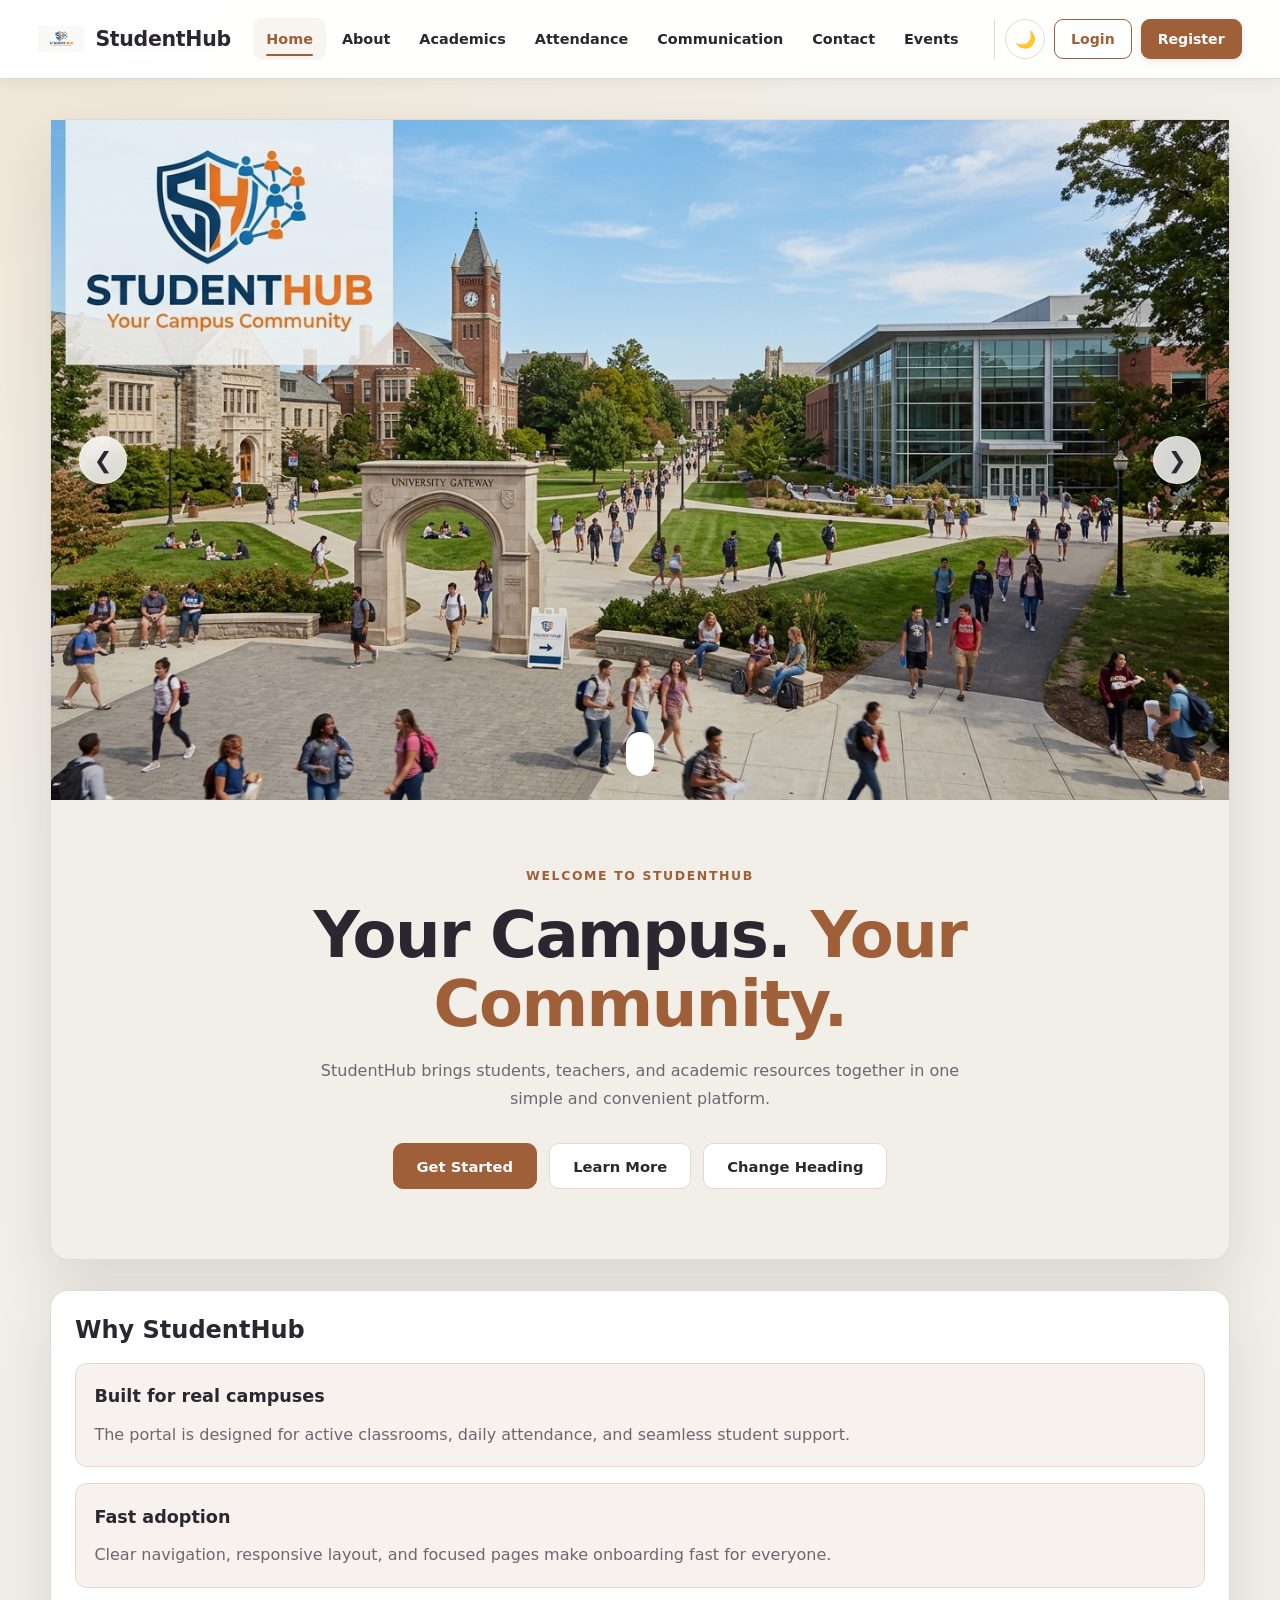
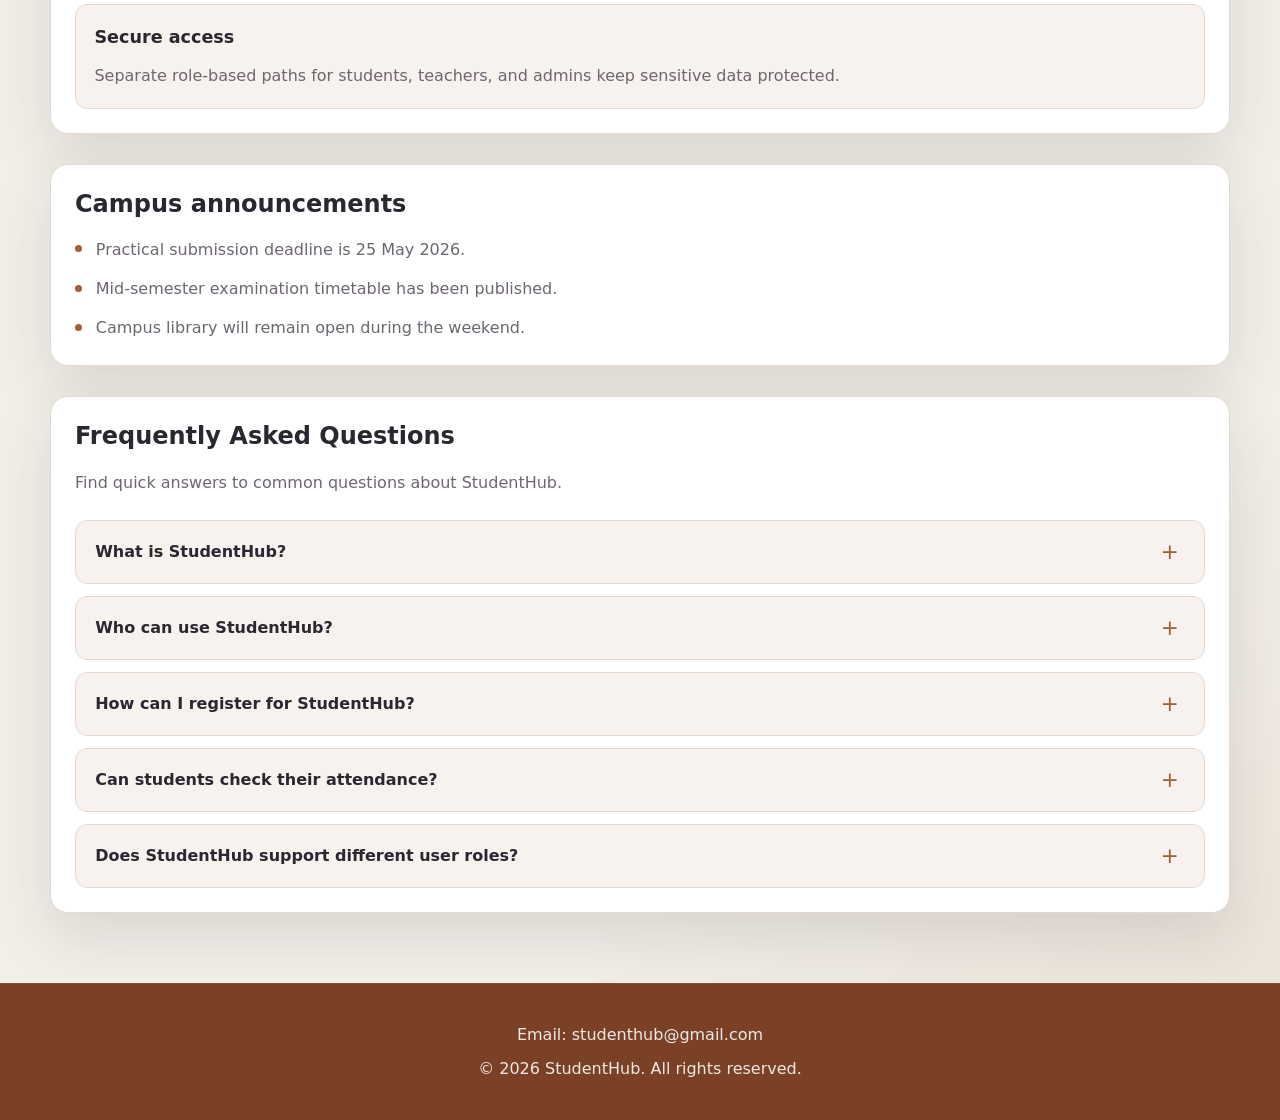
<file: pages/index.html>
<!-- 
FAQ(Button Click Answer Sow) 
Heading Change 
Dark Mode
-->

<!DOCTYPE html>
<html lang="en">

<head>
    <meta charset="UTF-8">
    <meta name="viewport" content="width=device-width, initial-scale=1.0">
    <title>StudentHub | Home</title>
    <link rel="stylesheet" href="../css/style.css">

    <link rel="icon" type="image/png" href="../images/logo.png">
</head>

<body>
    <header class="site-header">

        <div class="nav-container">

            <!-- StudentHub Brand -->
            <a href="index.html" class="brand">
                <img src="../images/logo.png" alt="StudentHub Logo" class="brand-logo">
                <span class="brand-name">StudentHub</span>
            </a>

            <!-- Main Navigation -->
            <nav class="main-navigation" aria-label="Main Navigation">

                <ul class="nav-list">

                    <li>
                        <a href="index.html" class="nav-link active">
                            Home
                        </a>
                    </li>

                    <li>
                        <a href="about.html" class="nav-link">
                            About
                        </a>
                    </li>

                    <li>
                        <a href="academics.html" class="nav-link">
                            Academics
                        </a>
                    </li>

                    <li>
                        <a href="attendance.html" class="nav-link">
                            Attendance
                        </a>
                    </li>

                    <li>
                        <a href="communication.html" class="nav-link">
                            Communication
                        </a>
                    </li>

                    <li>
                        <a href="contact.html" class="nav-link">
                            Contact
                        </a>
                    </li>
                    <li>
                        <a href="events.html" class="nav-link">
                            Events
                        </a>
                    </li>

                </ul>

            </nav>

            <div class="nav-actions">

                <button type="button" id="theme-toggle" class="theme-toggle" aria-label="Switch to dark mode"
                    title="Switch to dark mode">
                    🌙
                </button>

                <a href="login.html" class="nav-login">
                    Login
                </a>

                <a href="register.html" class="nav-register">
                    Register
                </a>

            </div>


        </div>

    </header>

    <main>
        <section class="hero-section">

            <!-- Campus Image Slider -->
            <div class="campus-slider" aria-label="Campus Image Slider">

                <div class="slider-track">


                    <div class="slide active">
                        <img src="../images/campus_image.png" alt="StudentHub College Campus"
                            class="campus-slide-image">
                    </div>

                    <!--
                TODO:
                Add more slides here when you are ready.

                Example:

                <div class="slide">
                    <img
                        src="../assets/images/campus-2.jpg"
                        alt="College Campus"
                        class="campus-slide-image"
                    >
                </div>
            -->

                </div>

                <!-- Previous Button -->
                <button type="button" class="slider-button slider-prev" aria-label="Previous campus image">
                    &#10094;
                </button>

                <!-- Next Button -->
                <button type="button" class="slider-button slider-next" aria-label="Next campus image">
                    &#10095;
                </button>

                <!-- Slider Indicators -->
                <div class="slider-indicators">

                    <button type="button" class="slider-dot active" aria-label="Show campus image 1">
                    </button>

                    <!--
                TODO:
                Add additional dots when additional images are added.
            -->

                </div>

            </div>


            <!-- StudentHub Introduction -->
            <div class="hero-content">

                <span class="hero-label">
                    WELCOME TO STUDENTHUB
                </span>

                <h1 id="hero-heading">
                    Your Campus.
                    <span>Your Community.</span>
                </h1>


                <p>
                    StudentHub brings students, teachers, and academic
                    resources together in one simple and convenient platform.
                </p>

                <div class="hero-buttons">

                    <a href="login.html" class="btn btn-primary">
                        Get Started
                    </a>

                    <a href="about.html" class="btn btn-secondary">
                        Learn More
                    </a>

                    <button type="button" id="heading-change-btn" class="btn btn-heading-change">
                        Change Heading
                    </button>

                </div>


            </div>

        </section>

        <section>
            <h2>Why StudentHub</h2>
            <article>
                <h3>Built for real campuses</h3>
                <p>The portal is designed for active classrooms, daily attendance, and seamless student support.</p>
            </article>
            <article>
                <h3>Fast adoption</h3>
                <p>Clear navigation, responsive layout, and focused pages make onboarding fast for everyone.</p>
            </article>
            <article>
                <h3>Secure access</h3>
                <p>Separate role-based paths for students, teachers, and admins keep sensitive data protected.</p>
            </article>
        </section>

        <section>
            <h2>Campus announcements</h2>
            <ul>
                <li>Practical submission deadline is 25 May 2026.</li>
                <li>Mid-semester examination timetable has been published.</li>
                <li>Campus library will remain open during the weekend.</li>
            </ul>
        </section>

        <section class="faq-section">

            <h2>Frequently Asked Questions</h2>

            <p class="faq-intro">
                Find quick answers to common questions about StudentHub.
            </p>

            <div class="faq-list">

                <article class="faq-item">

                    <button type="button" class="faq-question" aria-expanded="false">

                        <span>What is StudentHub?</span>

                        <span class="faq-icon">+</span>

                    </button>

                    <div class="faq-answer">

                        <p>
                            StudentHub is a campus platform that brings
                            students, teachers, academic resources, attendance,
                            communication, and other campus services together
                            in one place.
                        </p>

                    </div>

                </article>


                <article class="faq-item">

                    <button type="button" class="faq-question" aria-expanded="false">

                        <span>Who can use StudentHub?</span>

                        <span class="faq-icon">+</span>

                    </button>

                    <div class="faq-answer">

                        <p>
                            StudentHub is designed for students, teachers,
                            and administrators. Each role can access the
                            features relevant to their responsibilities.
                        </p>

                    </div>

                </article>


                <article class="faq-item">

                    <button type="button" class="faq-question" aria-expanded="false">

                        <span>How can I register for StudentHub?</span>

                        <span class="faq-icon">+</span>

                    </button>

                    <div class="faq-answer">

                        <p>
                            Click the Register button in the navigation menu
                            and complete the registration form with the
                            required information.
                        </p>

                    </div>

                </article>


                <article class="faq-item">

                    <button type="button" class="faq-question" aria-expanded="false">

                        <span>Can students check their attendance?</span>

                        <span class="faq-icon">+</span>

                    </button>

                    <div class="faq-answer">

                        <p>
                            Yes. Students can use the Attendance section
                            to view their attendance information.
                        </p>

                    </div>

                </article>


                <article class="faq-item">

                    <button type="button" class="faq-question" aria-expanded="false">

                        <span>Does StudentHub support different user roles?</span>

                        <span class="faq-icon">+</span>

                    </button>

                    <div class="faq-answer">

                        <p>
                            Yes. The project includes separate paths for
                            students, teachers, and administrators.
                        </p>

                    </div>

                </article>

            </div>

        </section>


    </main>

    <footer>
        <p>Email: studenthub@gmail.com</p>
        <p>&copy; 2026 StudentHub. All rights reserved.</p>
    </footer>

    <script src="../js/script.js"></script>
</body>

</html>
</file>
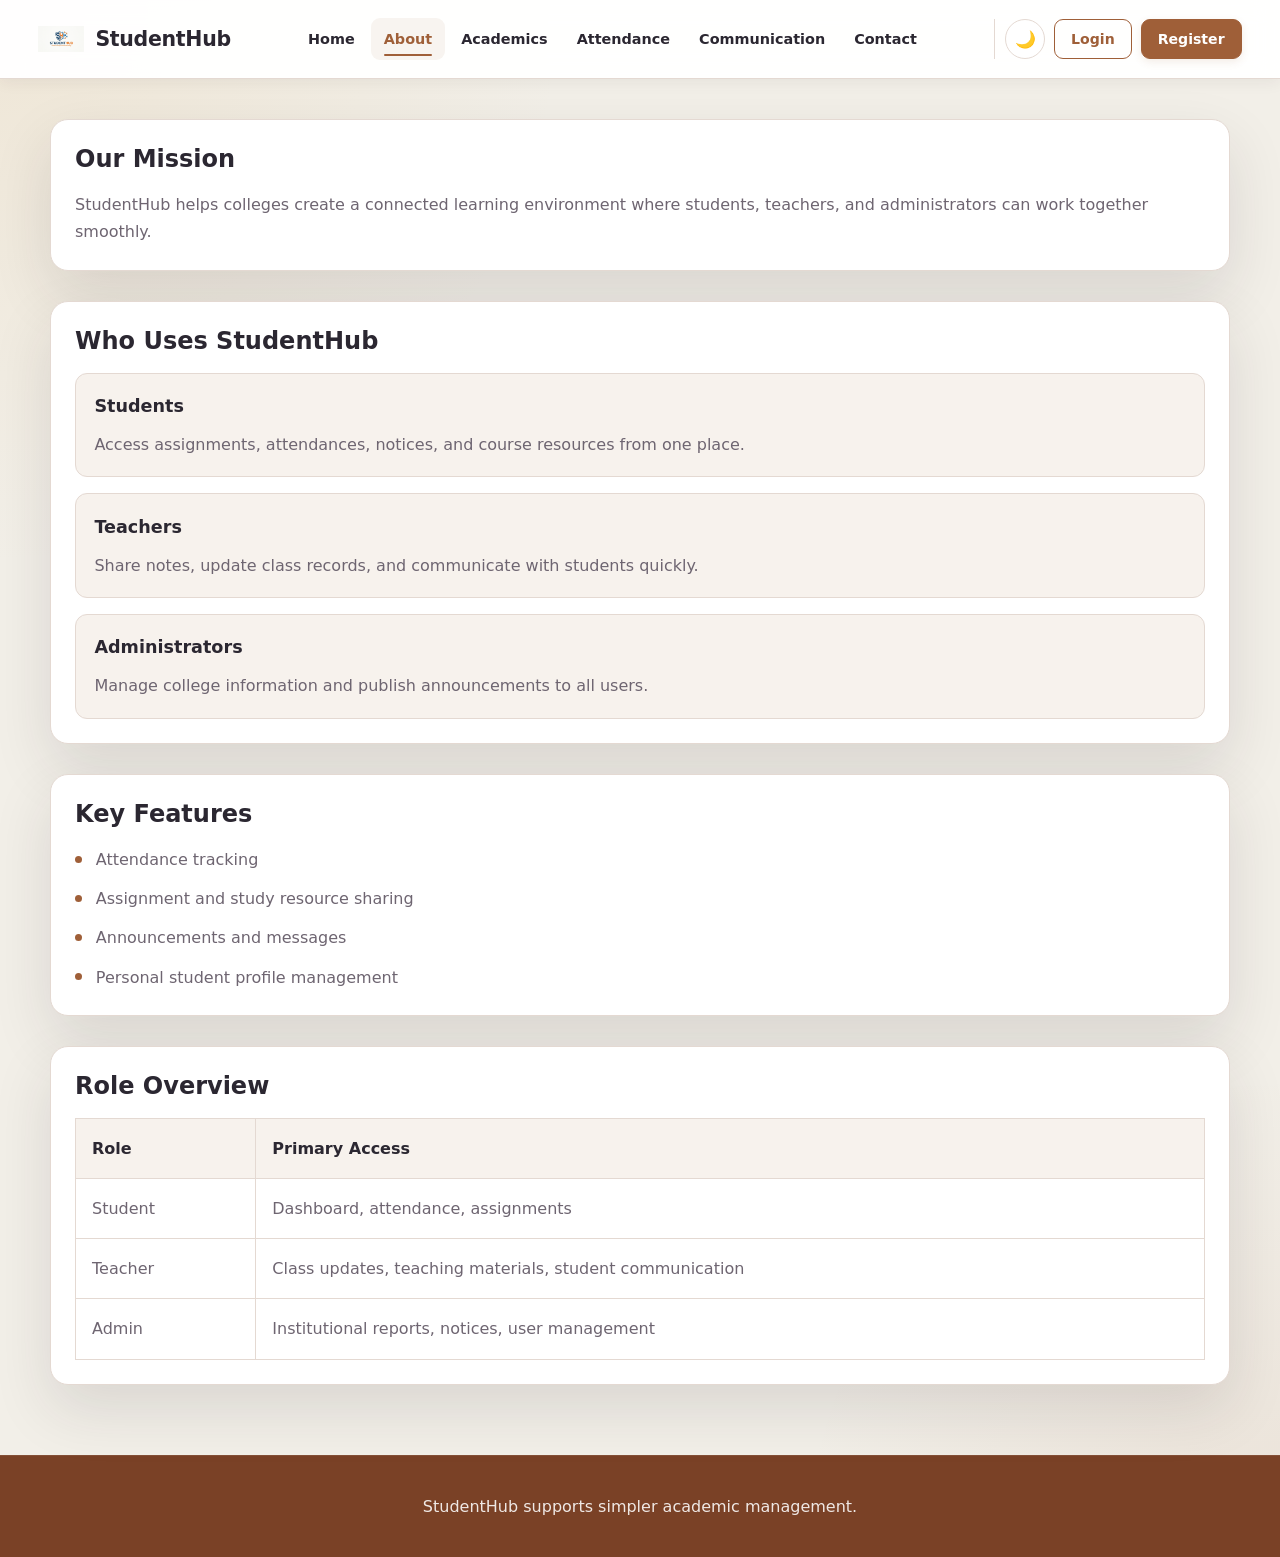
<file: pages/about.html>
﻿<!DOCTYPE html>
<html lang="en">

<head>
    <meta charset="UTF-8">
    <meta name="viewport" content="width=device-width, initial-scale=1.0">
    <link rel="stylesheet" href="../css/style.css">
    <title>StudentHub | About</title>
</head>

<body>
    <header class="site-header">

        <div class="nav-container">

            <a href="index.html" class="brand">
                <img src="../images/logo.png" alt="StudentHub Logo" class="brand-logo">
                <span class="brand-name">StudentHub</span>
            </a>

            <nav class="main-navigation" aria-label="Main Navigation">

                <ul class="nav-list">

                    <li>
                        <a href="index.html" class="nav-link">
                            Home
                        </a>
                    </li>

                    <li>
                        <a href="about.html" class="nav-link active">
                            About
                        </a>
                    </li>

                    <li>
                        <a href="academics.html" class="nav-link">
                            Academics
                        </a>
                    </li>

                    <li>
                        <a href="attendance.html" class="nav-link">
                            Attendance
                        </a>
                    </li>

                    <li>
                        <a href="communication.html" class="nav-link">
                            Communication
                        </a>
                    </li>

                    <li>
                        <a href="contact.html" class="nav-link">
                            Contact
                        </a>
                    </li>

                </ul>

            </nav>

            <div class="nav-actions">

                <button type="button" id="theme-toggle" class="theme-toggle" aria-label="Switch to dark mode"
                    title="Switch to dark mode">
                    🌙
                </button>

                <a href="login.html" class="nav-login">
                    Login
                </a>

                <a href="register.html" class="nav-register">
                    Register
                </a>

            </div>


        </div>

    </header>

    <main>
        <section>
            <h2>Our Mission</h2>
            <p>StudentHub helps colleges create a connected learning environment where students, teachers, and
                administrators can work together smoothly.</p>
        </section>

        <section>
            <h2>Who Uses StudentHub</h2>
            <article>
                <h3>Students</h3>
                <p>Access assignments, attendances, notices, and course resources from one place.</p>
            </article>
            <article>
                <h3>Teachers</h3>
                <p>Share notes, update class records, and communicate with students quickly.</p>
            </article>
            <article>
                <h3>Administrators</h3>
                <p>Manage college information and publish announcements to all users.</p>
            </article>
        </section>

        <section>
            <h2>Key Features</h2>
            <ul>
                <li>Attendance tracking</li>
                <li>Assignment and study resource sharing</li>
                <li>Announcements and messages</li>
                <li>Personal student profile management</li>
            </ul>
        </section>

        <section>
            <h2>Role Overview</h2>
            <table>
                <thead>
                    <tr>
                        <th>Role</th>
                        <th>Primary Access</th>
                    </tr>
                </thead>
                <tbody>
                    <tr>
                        <td>Student</td>
                        <td>Dashboard, attendance, assignments</td>
                    </tr>
                    <tr>
                        <td>Teacher</td>
                        <td>Class updates, teaching materials, student communication</td>
                    </tr>
                    <tr>
                        <td>Admin</td>
                        <td>Institutional reports, notices, user management</td>
                    </tr>
                </tbody>
            </table>
        </section>
    </main>

    <footer>
        <p>StudentHub supports simpler academic management.</p>
    </footer>
    <script src="../js/script.js"></script>

</body>

</html>
</file>
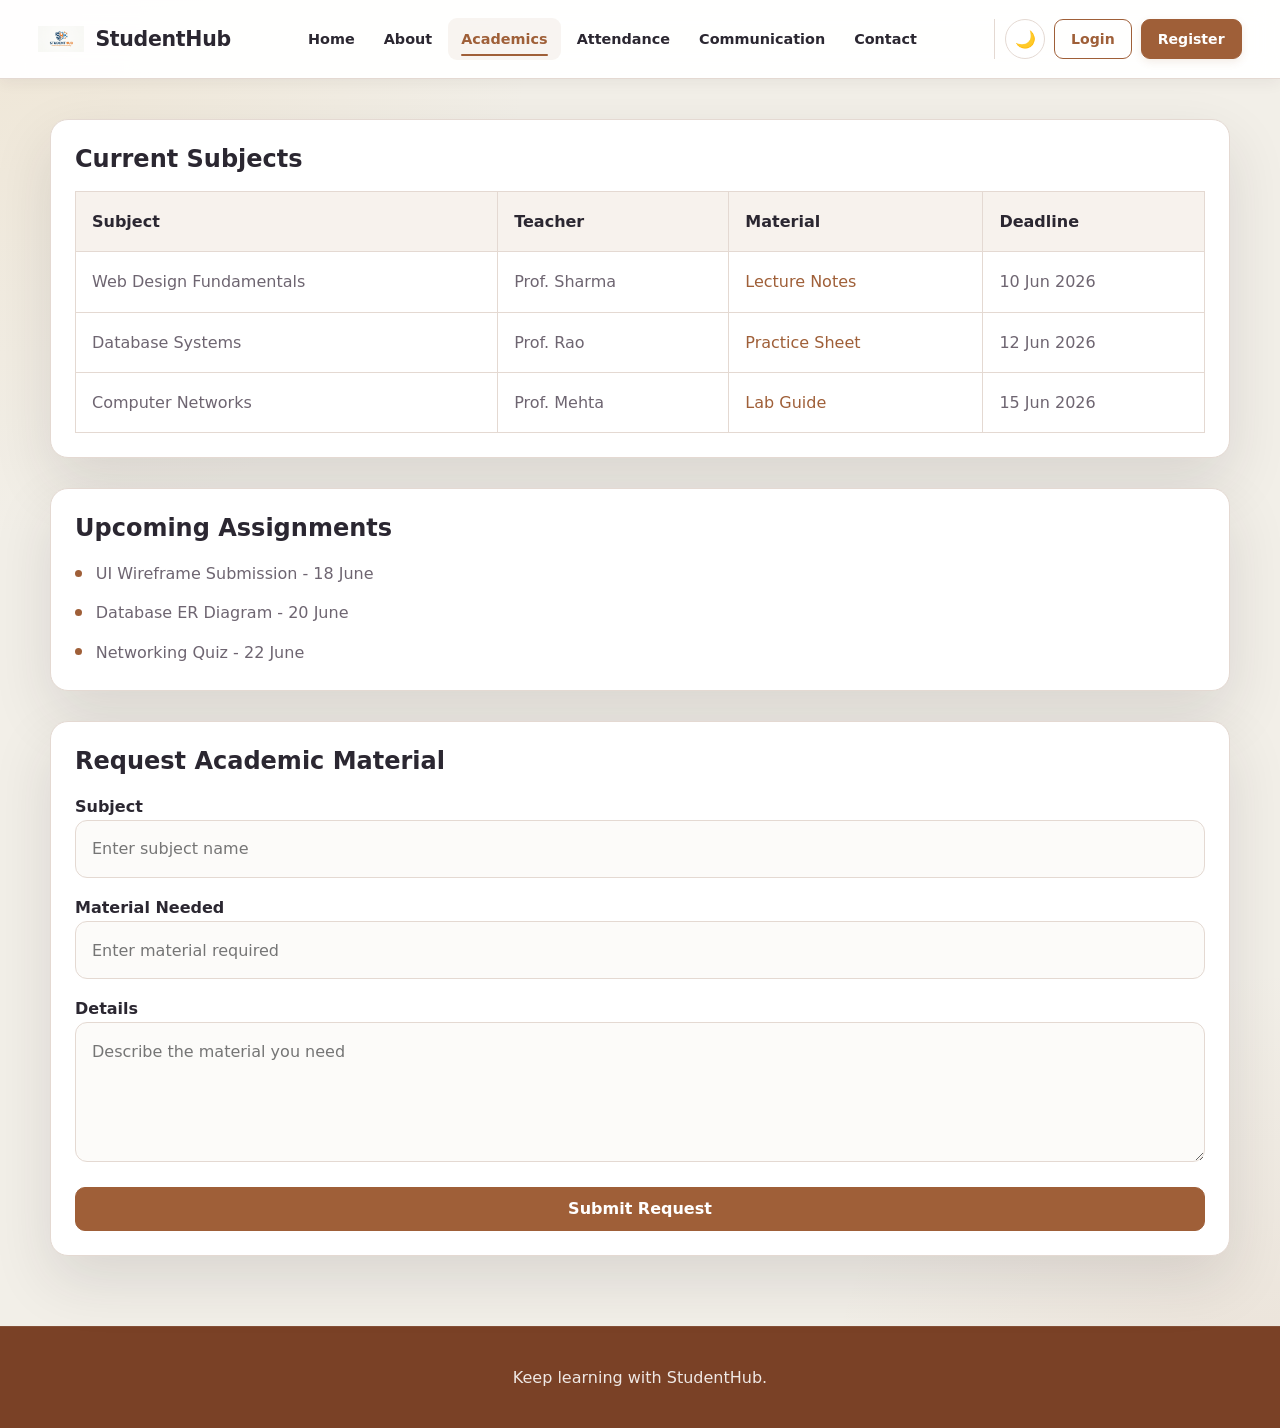
<file: pages/academics.html>
﻿<!DOCTYPE html>
<html lang="en">

<head>
    <meta charset="UTF-8">
    <meta name="viewport" content="width=device-width, initial-scale=1.0">

    <link rel="stylesheet" href="../css/style.css">

    <title>StudentHub | Academics</title>
</head>

<body>

    <!-- =========================
         HEADER / NAVIGATION
    ========================== -->
    <header class="site-header">

        <div class="nav-container">

            <!-- StudentHub Brand -->
            <a href="index.html" class="brand">
                <img src="../images/logo.png" alt="StudentHub Logo" class="brand-logo">
                <span class="brand-name">StudentHub</span>
            </a>

            <!-- Main Navigation -->
            <nav class="main-navigation" aria-label="Main Navigation">

                <ul class="nav-list">

                    <li>
                        <a href="index.html" class="nav-link">
                            Home
                        </a>
                    </li>

                    <li>
                        <a href="about.html" class="nav-link">
                            About
                        </a>
                    </li>

                    <li>
                        <a href="academics.html" class="nav-link active">
                            Academics
                        </a>
                    </li>

                    <li>
                        <a href="attendance.html" class="nav-link">
                            Attendance
                        </a>
                    </li>

                    <li>
                        <a href="communication.html" class="nav-link">
                            Communication
                        </a>
                    </li>

                    <li>
                        <a href="contact.html" class="nav-link">
                            Contact
                        </a>
                    </li>

                </ul>

            </nav>

            <!-- Authentication Actions -->
            <div class="nav-actions">

                <button type="button" id="theme-toggle" class="theme-toggle" aria-label="Switch to dark mode"
                    title="Switch to dark mode">
                    🌙
                </button>

                <a href="login.html" class="nav-login">
                    Login
                </a>

                <a href="register.html" class="nav-register">
                    Register
                </a>

            </div>


        </div>

    </header>


    <!-- =========================
         MAIN CONTENT
    ========================== -->
    <main>

        <!-- Current Subjects -->
        <section>

            <h2>Current Subjects</h2>

            <table>

                <thead>
                    <tr>
                        <th>Subject</th>
                        <th>Teacher</th>
                        <th>Material</th>
                        <th>Deadline</th>
                    </tr>
                </thead>

                <tbody>

                    <tr>
                        <td>Web Design Fundamentals</td>
                        <td>Prof. Sharma</td>
                        <td>
                            <a href="#">Lecture Notes</a>
                        </td>
                        <td>10 Jun 2026</td>
                    </tr>

                    <tr>
                        <td>Database Systems</td>
                        <td>Prof. Rao</td>
                        <td>
                            <a href="#">Practice Sheet</a>
                        </td>
                        <td>12 Jun 2026</td>
                    </tr>

                    <tr>
                        <td>Computer Networks</td>
                        <td>Prof. Mehta</td>
                        <td>
                            <a href="#">Lab Guide</a>
                        </td>
                        <td>15 Jun 2026</td>
                    </tr>

                </tbody>

            </table>

        </section>


        <!-- Upcoming Assignments -->
        <section>

            <h2>Upcoming Assignments</h2>

            <ul>

                <li>
                    UI Wireframe Submission - 18 June
                </li>

                <li>
                    Database ER Diagram - 20 June
                </li>

                <li>
                    Networking Quiz - 22 June
                </li>

            </ul>

        </section>


        <!-- Request Academic Material -->
        <section>

            <h2>Request Academic Material</h2>

            <form action="#" method="post">

                <div>
                    <label for="subject">
                        Subject
                    </label>

                    <input type="text" id="subject" name="subject" placeholder="Enter subject name" required>
                </div>


                <div>
                    <label for="material">
                        Material Needed
                    </label>

                    <input type="text" id="material" name="material" placeholder="Enter material required" required>
                </div>


                <div>
                    <label for="details">
                        Details
                    </label>

                    <textarea id="details" name="details" rows="4"
                        placeholder="Describe the material you need"></textarea>
                </div>


                <button type="submit">
                    Submit Request
                </button>

            </form>

        </section>

    </main>


    <!-- =========================
         FOOTER
    ========================== -->
    <footer>

        <p>
            Keep learning with StudentHub.
        </p>

    </footer>
<script src="../js/script.js"></script>

</body>

</html>
</file>
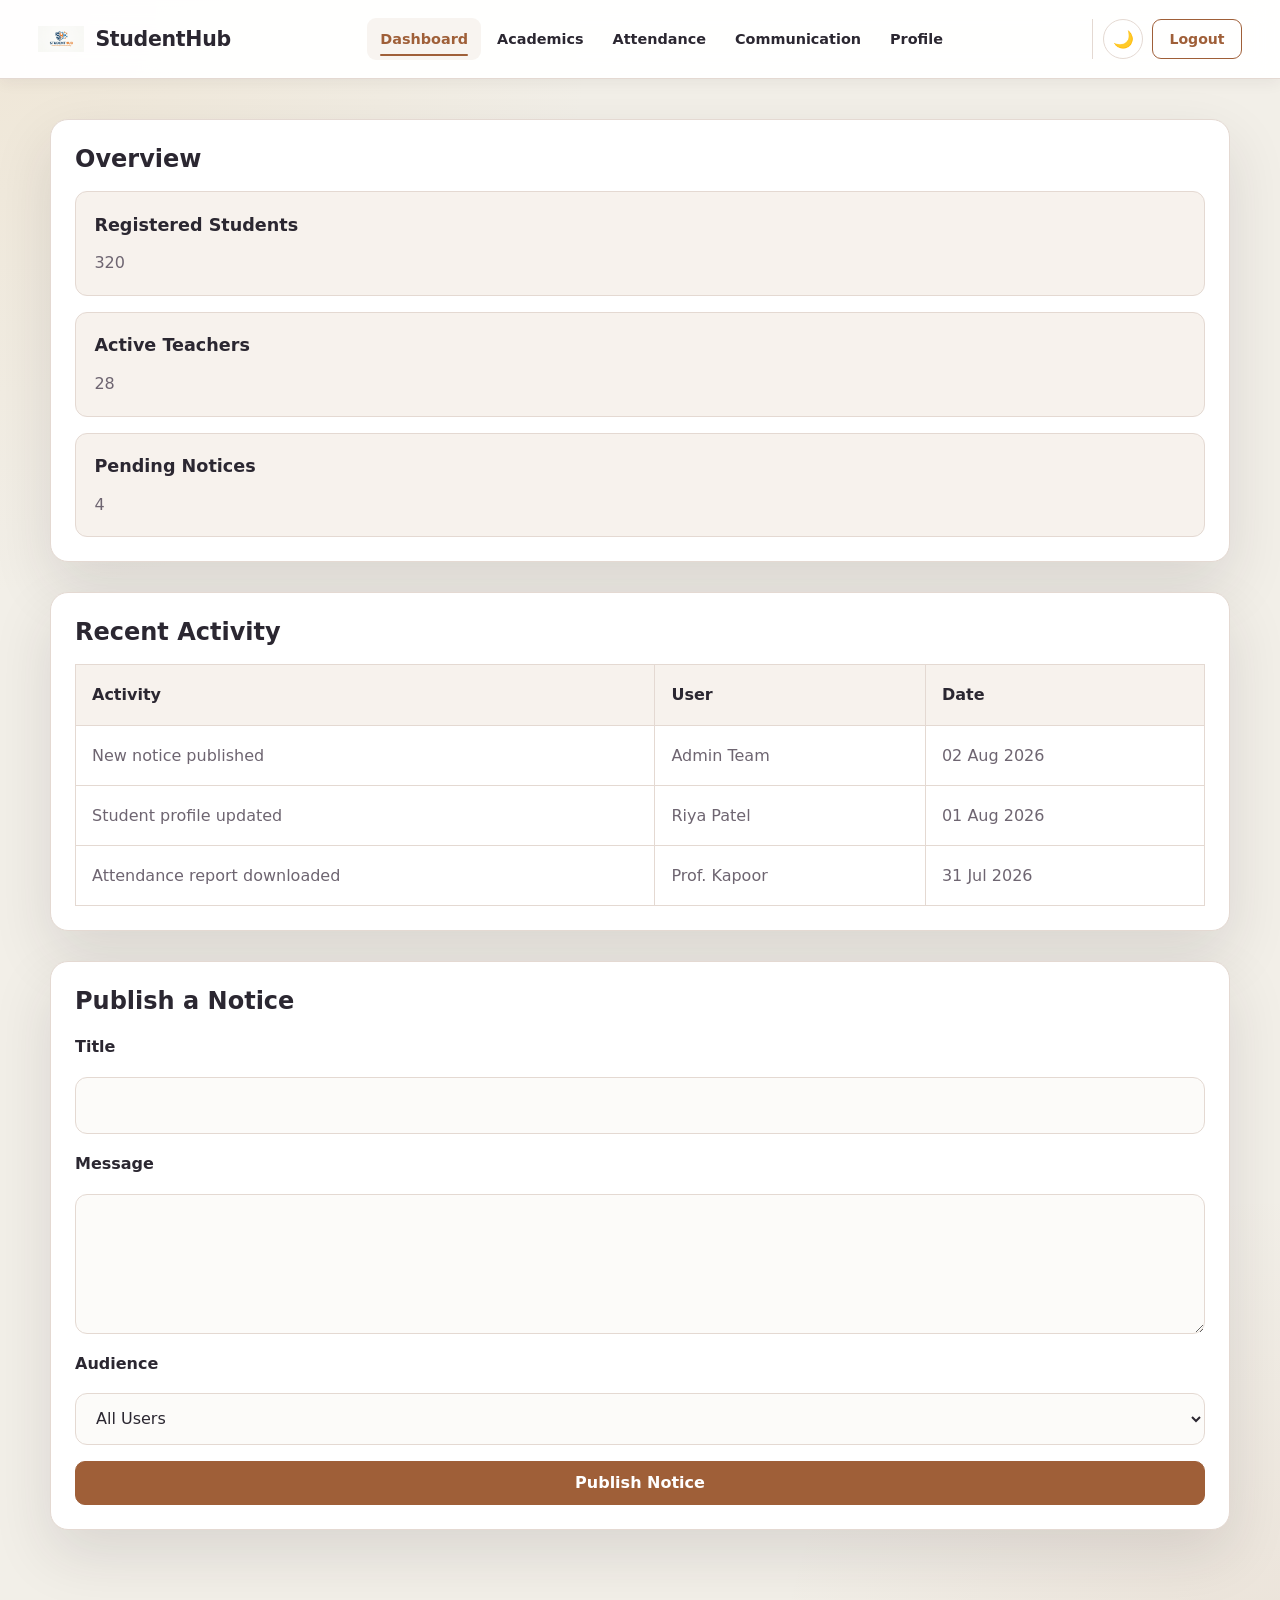
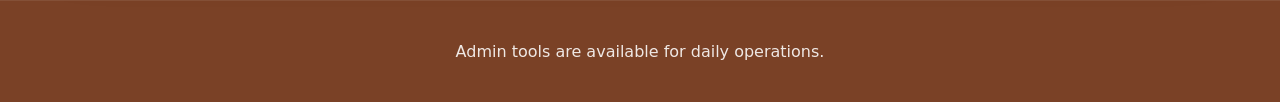
<file: pages/admin_dash.html>
﻿<!DOCTYPE html>
<html lang="en">

<head>
    <meta charset="UTF-8">
    <meta name="viewport" content="width=device-width, initial-scale=1.0">
    <link rel="stylesheet" href="../css/style.css">
    <title>StudentHub | Admin Dashboard</title>
</head>

<body>
    <header class="site-header">

        <div class="nav-container">

            <a href="admin_dash.html" class="brand">

                <img src="../images/logo.png" alt="StudentHub Logo" class="brand-logo">

                <span class="brand-name">StudentHub</span>

            </a>


            <nav class="main-navigation" aria-label="Admin Navigation">

                <ul class="nav-list">

                    <li>
                        <a href="admin_dash.html" class="nav-link active">
                            Dashboard
                        </a>
                    </li>

                    <li>
                        <a href="academics.html" class="nav-link">
                            Academics
                        </a>
                    </li>

                    <li>
                        <a href="attendance.html" class="nav-link">
                            Attendance
                        </a>
                    </li>

                    <li>
                        <a href="communication.html" class="nav-link">
                            Communication
                        </a>
                    </li>

                    <li>
                        <a href="profile.html" class="nav-link">
                            Profile
                        </a>
                    </li>

                </ul>

            </nav>


            <div class="nav-actions">

                <button type="button" id="theme-toggle" class="theme-toggle" aria-label="Switch to dark mode"
                    title="Switch to dark mode">
                    🌙
                </button>

                <a href="index.html" class="nav-login">
                    Logout
                </a>

            </div>


        </div>

    </header>

    <main>
        <section>
            <h2>Overview</h2>
            <article>
                <h3>Registered Students</h3>
                <p>320</p>
            </article>
            <article>
                <h3>Active Teachers</h3>
                <p>28</p>
            </article>
            <article>
                <h3>Pending Notices</h3>
                <p>4</p>
            </article>
        </section>

        <section>
            <h2>Recent Activity</h2>
            <table>
                <thead>
                    <tr>
                        <th>Activity</th>
                        <th>User</th>
                        <th>Date</th>
                    </tr>
                </thead>
                <tbody>
                    <tr>
                        <td>New notice published</td>
                        <td>Admin Team</td>
                        <td>02 Aug 2026</td>
                    </tr>
                    <tr>
                        <td>Student profile updated</td>
                        <td>Riya Patel</td>
                        <td>01 Aug 2026</td>
                    </tr>
                    <tr>
                        <td>Attendance report downloaded</td>
                        <td>Prof. Kapoor</td>
                        <td>31 Jul 2026</td>
                    </tr>
                </tbody>
            </table>
        </section>

        <section>
            <h2>Publish a Notice</h2>
            <form action="#">
                <label for="title">Title</label>
                <input type="text" id="title" name="title">

                <label for="notice">Message</label>
                <textarea id="notice" name="notice" rows="4"></textarea>

                <label for="audience">Audience</label>
                <select id="audience" name="audience">
                    <option value="all">All Users</option>
                    <option value="students">Students</option>
                    <option value="teachers">Teachers</option>
                </select>

                <button type="submit">Publish Notice</button>
            </form>
        </section>
    </main>

    <footer>
        <p>Admin tools are available for daily operations.</p>
    </footer>

    <script src="../js/script.js"></script>

</body>

</html>
</file>
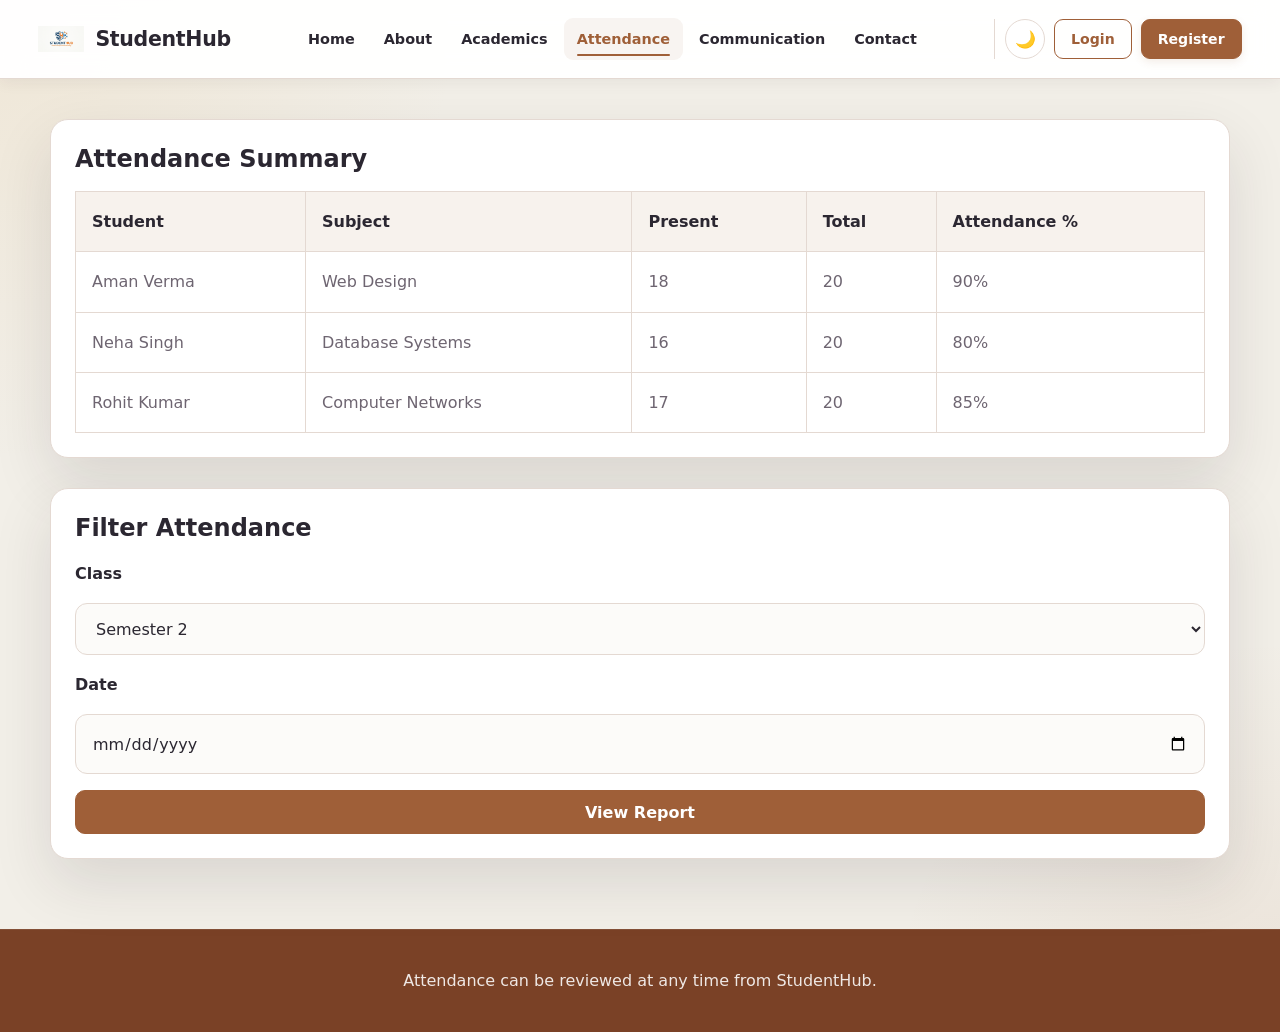
<file: pages/attendance.html>
﻿<!DOCTYPE html>
<html lang="en">

<head>
    <meta charset="UTF-8">
    <meta name="viewport" content="width=device-width, initial-scale=1.0">
    <link rel="stylesheet" href="../css/style.css">
    <title>StudentHub | Attendance</title>
</head>

<body>
    <header class="site-header">

        <div class="nav-container">

            <a href="index.html" class="brand">
                <img src="../images/logo.png" alt="StudentHub Logo" class="brand-logo">
                <span class="brand-name">StudentHub</span>
            </a>

            <nav class="main-navigation" aria-label="Main Navigation">

                <ul class="nav-list">

                    <li>
                        <a href="index.html" class="nav-link">
                            Home
                        </a>
                    </li>

                    <li>
                        <a href="about.html" class="nav-link">
                            About
                        </a>
                    </li>

                    <li>
                        <a href="academics.html" class="nav-link">
                            Academics
                        </a>
                    </li>

                    <li>
                        <a href="attendance.html" class="nav-link active">
                            Attendance
                        </a>
                    </li>

                    <li>
                        <a href="communication.html" class="nav-link">
                            Communication
                        </a>
                    </li>

                    <li>
                        <a href="contact.html" class="nav-link">
                            Contact
                        </a>
                    </li>

                </ul>

            </nav>

            <div class="nav-actions">

                <button type="button" id="theme-toggle" class="theme-toggle" aria-label="Switch to dark mode"
                    title="Switch to dark mode">
                    🌙
                </button>

                <a href="login.html" class="nav-login">
                    Login
                </a>

                <a href="register.html" class="nav-register">
                    Register
                </a>

            </div>


        </div>

    </header>

    <main>
        <section>
            <h2>Attendance Summary</h2>
            <table>
                <thead>
                    <tr>
                        <th>Student</th>
                        <th>Subject</th>
                        <th>Present</th>
                        <th>Total</th>
                        <th>Attendance %</th>
                    </tr>
                </thead>
                <tbody>
                    <tr>
                        <td>Aman Verma</td>
                        <td>Web Design</td>
                        <td>18</td>
                        <td>20</td>
                        <td>90%</td>
                    </tr>
                    <tr>
                        <td>Neha Singh</td>
                        <td>Database Systems</td>
                        <td>16</td>
                        <td>20</td>
                        <td>80%</td>
                    </tr>
                    <tr>
                        <td>Rohit Kumar</td>
                        <td>Computer Networks</td>
                        <td>17</td>
                        <td>20</td>
                        <td>85%</td>
                    </tr>
                </tbody>
            </table>
        </section>

        <section>
            <h2>Filter Attendance</h2>
            <form action="#">
                <label for="class">Class</label>
                <select id="class" name="class">
                    <option value="sem2">Semester 2</option>
                    <option value="sem3">Semester 3</option>
                    <option value="sem4">Semester 4</option>
                </select>

                <label for="date">Date</label>
                <input type="date" id="date" name="date">

                <button type="submit">View Report</button>
            </form>
        </section>
    </main>

    <footer>
        <p>Attendance can be reviewed at any time from StudentHub.</p>
    </footer>

    <script src="../js/script.js"></script>

</body>

</html>
</file>
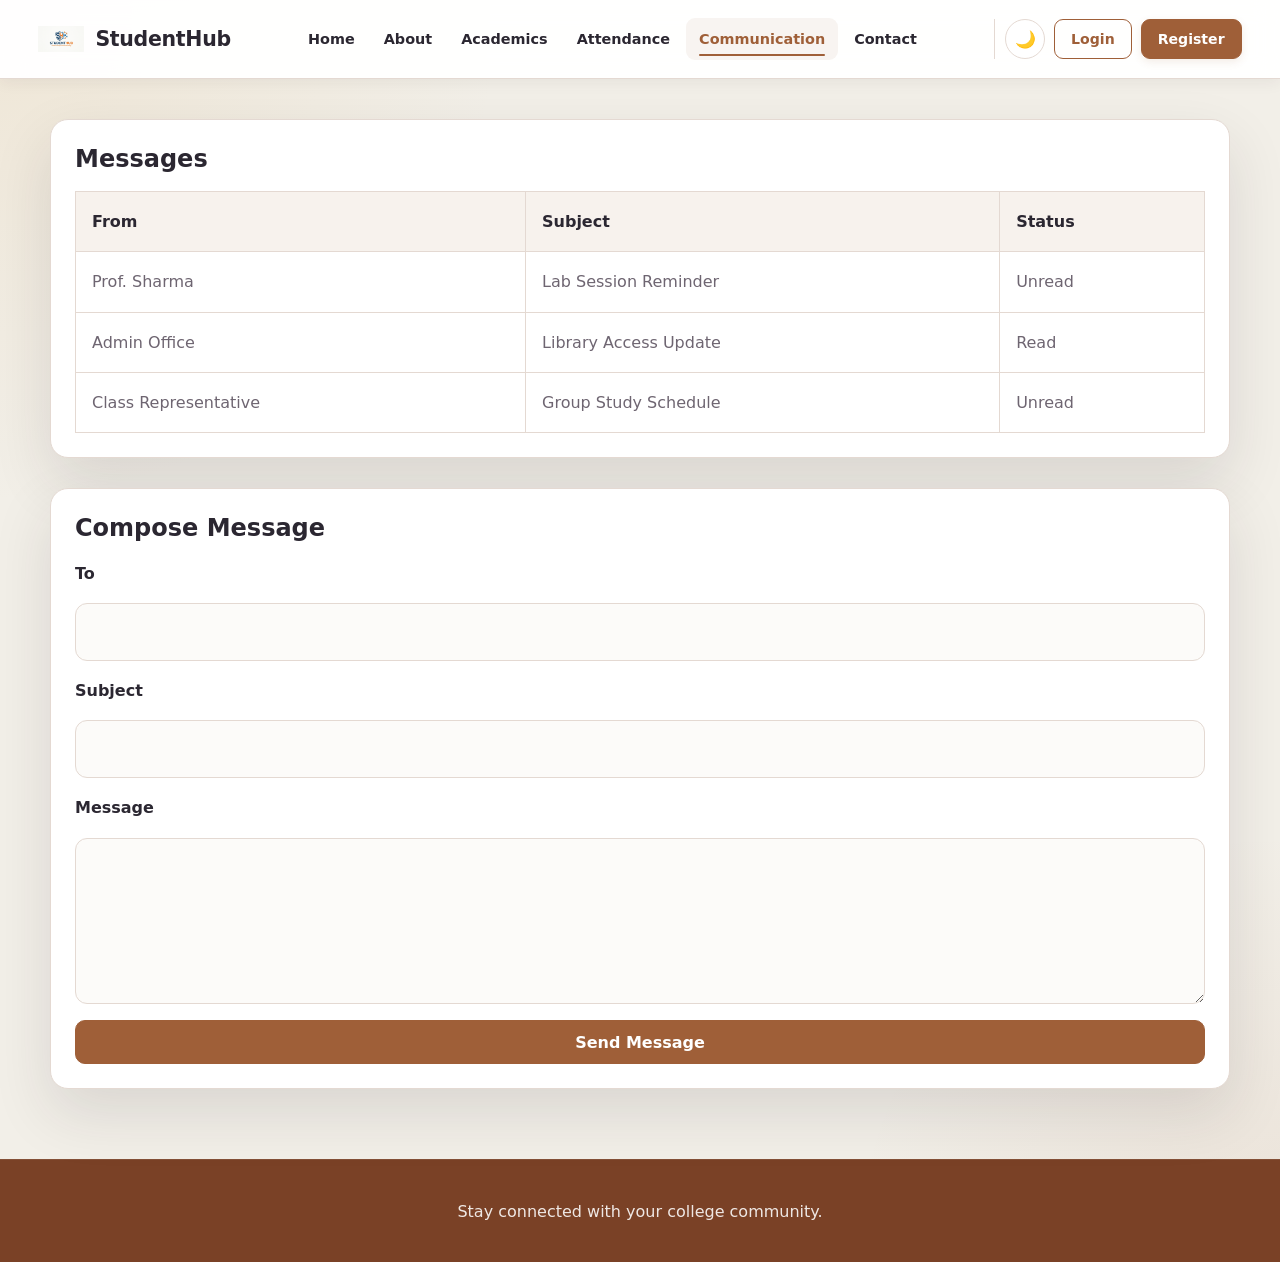
<file: pages/communication.html>
﻿<!DOCTYPE html>
<html lang="en">

<head>
    <meta charset="UTF-8">
    <meta name="viewport" content="width=device-width, initial-scale=1.0">
    <link rel="stylesheet" href="../css/style.css">
    <title>StudentHub | Communication</title>
</head>

<body>
    <header class="site-header">

        <div class="nav-container">

            <a href="index.html" class="brand">
                <img src="../images/logo.png" alt="StudentHub Logo" class="brand-logo">
                <span class="brand-name">StudentHub</span>
            </a>

            <nav class="main-navigation" aria-label="Main Navigation">

                <ul class="nav-list">

                    <li>
                        <a href="index.html" class="nav-link">
                            Home
                        </a>
                    </li>

                    <li>
                        <a href="about.html" class="nav-link">
                            About
                        </a>
                    </li>

                    <li>
                        <a href="academics.html" class="nav-link">
                            Academics
                        </a>
                    </li>

                    <li>
                        <a href="attendance.html" class="nav-link">
                            Attendance
                        </a>
                    </li>

                    <li>
                        <a href="communication.html" class="nav-link active">
                            Communication
                        </a>
                    </li>

                    <li>
                        <a href="contact.html" class="nav-link">
                            Contact
                        </a>
                    </li>

                </ul>

            </nav>

            <div class="nav-actions">

                <button type="button" id="theme-toggle" class="theme-toggle" aria-label="Switch to dark mode"
                    title="Switch to dark mode">
                    🌙
                </button>

                <a href="login.html" class="nav-login">
                    Login
                </a>

                <a href="register.html" class="nav-register">
                    Register
                </a>

            </div>


        </div>

    </header>

    <main>
        <section>
            <h2>Messages</h2>
            <table>
                <thead>
                    <tr>
                        <th>From</th>
                        <th>Subject</th>
                        <th>Status</th>
                    </tr>
                </thead>
                <tbody>
                    <tr>
                        <td>Prof. Sharma</td>
                        <td>Lab Session Reminder</td>
                        <td>Unread</td>
                    </tr>
                    <tr>
                        <td>Admin Office</td>
                        <td>Library Access Update</td>
                        <td>Read</td>
                    </tr>
                    <tr>
                        <td>Class Representative</td>
                        <td>Group Study Schedule</td>
                        <td>Unread</td>
                    </tr>
                </tbody>
            </table>
        </section>

        <section>
            <h2>Compose Message</h2>
            <form action="#">
                <label for="recipient">To</label>
                <input type="text" id="recipient" name="recipient">

                <label for="subject">Subject</label>
                <input type="text" id="subject" name="subject">

                <label for="message">Message</label>
                <textarea id="message" name="message" rows="5"></textarea>

                <button type="submit">Send Message</button>
            </form>
        </section>
    </main>

    <footer>
        <p>Stay connected with your college community.</p>
    </footer>

    <script src="../js/script.js"></script>

</body>

</html>
</file>
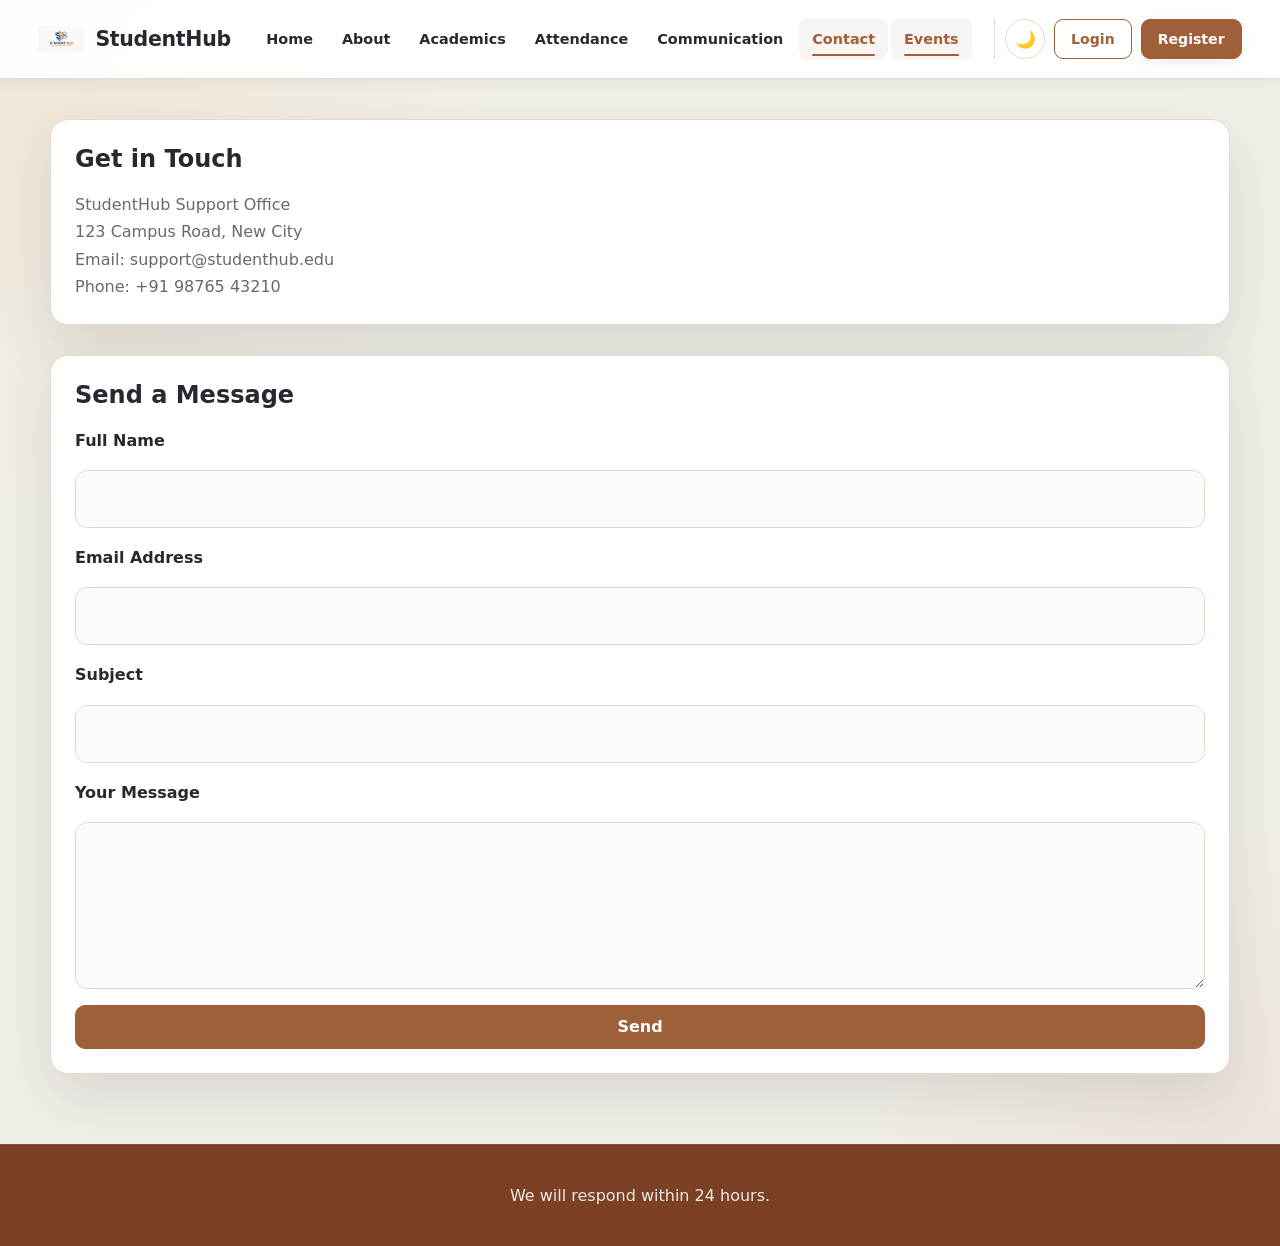
<file: pages/contact.html>
﻿<!DOCTYPE html>
<html lang="en">

<head>
    <meta charset="UTF-8">
    <meta name="viewport" content="width=device-width, initial-scale=1.0">
    <link rel="stylesheet" href="../css/style.css">
    <title>StudentHub | Contact</title>
</head>

<body>
    <header class="site-header">

        <div class="nav-container">

            <a href="index.html" class="brand">
                <img src="../images/logo.png" alt="StudentHub Logo" class="brand-logo">
                <span class="brand-name">StudentHub</span>
            </a>

            <nav class="main-navigation" aria-label="Main Navigation">

                <ul class="nav-list">

                    <li>
                        <a href="index.html" class="nav-link">
                            Home
                        </a>
                    </li>

                    <li>
                        <a href="about.html" class="nav-link">
                            About
                        </a>
                    </li>

                    <li>
                        <a href="academics.html" class="nav-link">
                            Academics
                        </a>
                    </li>

                    <li>
                        <a href="attendance.html" class="nav-link">
                            Attendance
                        </a>
                    </li>

                    <li>
                        <a href="communication.html" class="nav-link">
                            Communication
                        </a>
                    </li>

                    <li>
                        <a href="contact.html" class="nav-link active">
                            Contact
                        </a>
                    </li>
                     <li>
                        <a href="events.html" class="nav-link active">
                            Events
                        </a>
                    </li>

                </ul>

            </nav>

            <div class="nav-actions">

                <button type="button" id="theme-toggle" class="theme-toggle" aria-label="Switch to dark mode"
                    title="Switch to dark mode">
                    🌙
                </button>

                <a href="login.html" class="nav-login">
                    Login
                </a>

                <a href="register.html" class="nav-register">
                    Register
                </a>

            </div>


        </div>

    </header>

    <main>
        <section>
            <h2>Get in Touch</h2>
            <p>StudentHub Support Office</p>
            <p>123 Campus Road, New City</p>
            <p>Email: support@studenthub.edu</p>
            <p>Phone: +91 98765 43210</p>
        </section>

        <section>
            <h2>Send a Message</h2>
            <form action="#">
                <label for="name">Full Name</label>
                <input type="text" id="name" name="name">

                <label for="email">Email Address</label>
                <input type="email" id="email" name="email">

                <label for="subject">Subject</label>
                <input type="text" id="subject" name="subject">

                <label for="message">Your Message</label>
                <textarea id="message" name="message" rows="5"></textarea>

                <button type="submit">Send</button>
            </form>
        </section>
    </main>

    <footer>
        <p>We will respond within 24 hours.</p>
    </footer>

    <script src="../js/script.js"></script>

</body>

</html>
</file>
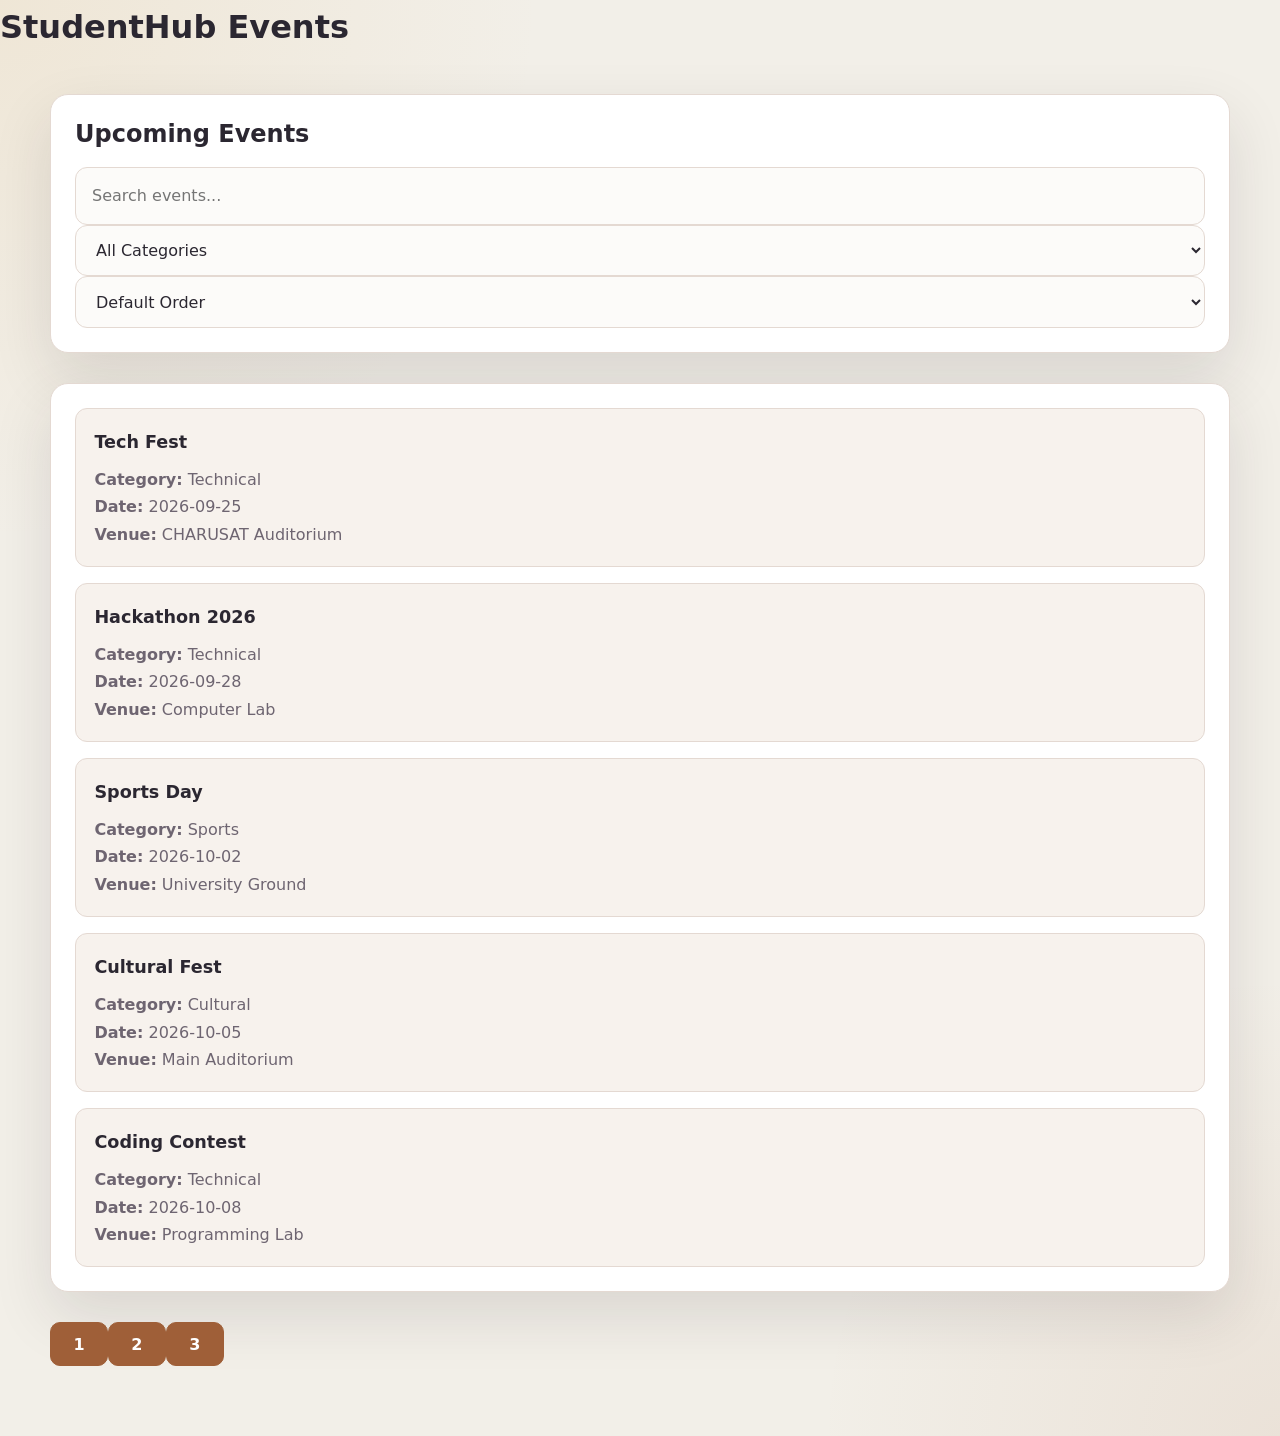
<file: pages/events.html>
<!DOCTYPE html>
<html lang="en">
<head>
    <meta charset="UTF-8">
    <meta name="viewport" content="width=device-width, initial-scale=1.0">

    <title>StudentHub | Events</title>

    <link rel="stylesheet" href="../css/style.css">
</head>

<body>

    <header>
        <h1>StudentHub Events</h1>
    </header>

    <main>

        <section>
            <h2>Upcoming Events</h2>

            <!-- Search -->
            <input
                type="text"
                id="searchInput"
                placeholder="Search events..."
            >

            <!-- Category Filter -->
            <select id="categoryFilter">
                <option value="all">All Categories</option>
                <option value="Technical">Technical</option>
                <option value="Sports">Sports</option>
                <option value="Cultural">Cultural</option>
                <option value="Workshop">Workshop</option>
                <option value="Academic">Academic</option>
            </select>

            <!-- Sort -->
            <select id="sortSelect">
                <option value="default">Default Order</option>
                <option value="dateAsc">Date: Oldest First</option>
                <option value="dateDesc">Date: Newest First</option>
            </select>

        </section>

        <!-- Events will be displayed here -->
        <section id="eventContainer"></section>

        <!-- Pagination -->
        <div id="pagination"></div>

    </main>

    <script src="../js/script.js"></script>

</body>
</html>
</file>
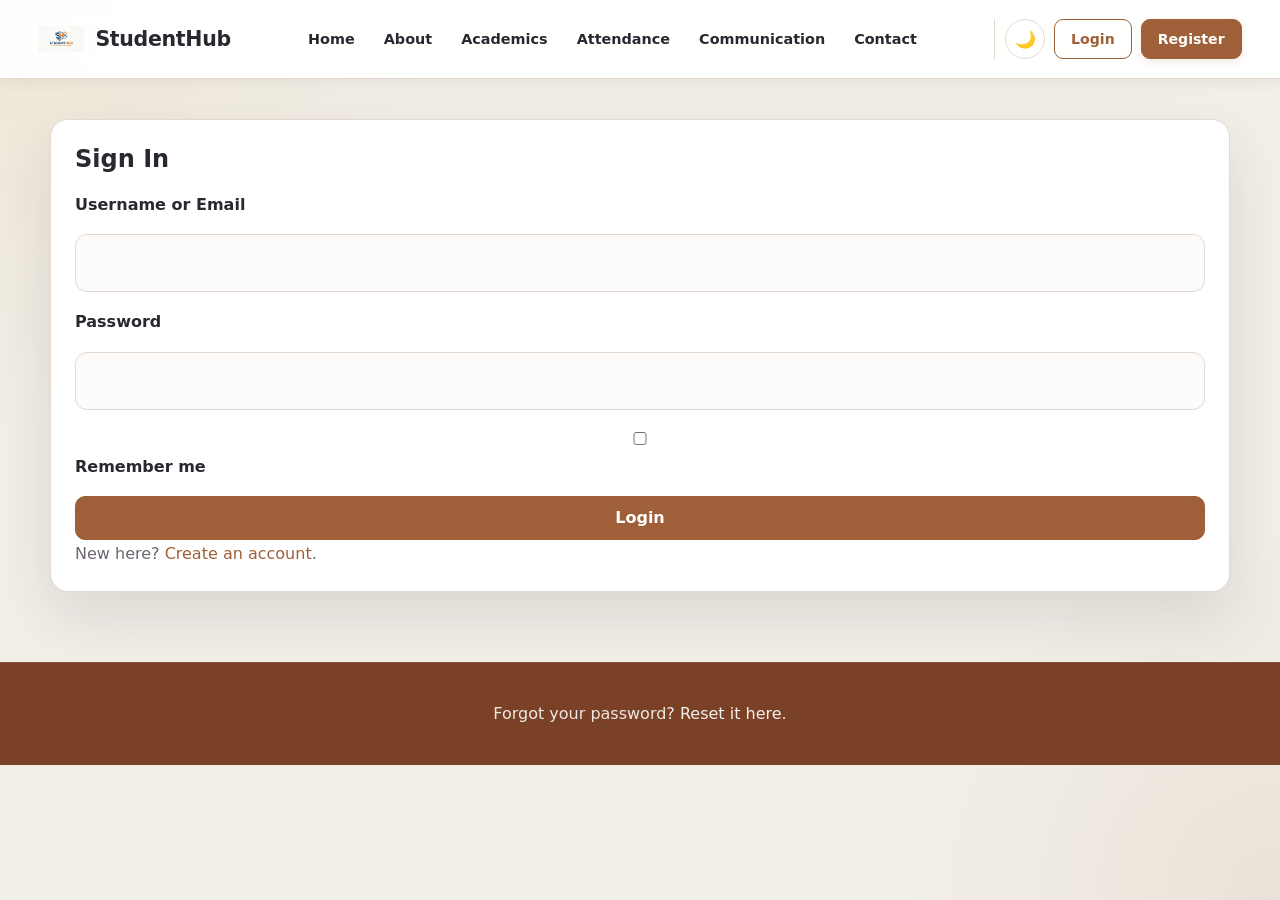
<file: pages/login.html>
﻿<!DOCTYPE html>
<html lang="en">

<head>
    <meta charset="UTF-8">
    <meta name="viewport" content="width=device-width, initial-scale=1.0">
    <link rel="stylesheet" href="../css/style.css">
    <title>StudentHub | Login</title>
</head>

<body>
    <header class="site-header">

        <div class="nav-container">

            <a href="index.html" class="brand">
                <img src="../images/logo.png" alt="StudentHub Logo" class="brand-logo">
                <span class="brand-name">StudentHub</span>
            </a>

            <nav class="main-navigation" aria-label="Main Navigation">

                <ul class="nav-list">

                    <li>
                        <a href="index.html" class="nav-link">
                            Home
                        </a>
                    </li>

                    <li>
                        <a href="about.html" class="nav-link">
                            About
                        </a>
                    </li>

                    <li>
                        <a href="academics.html" class="nav-link">
                            Academics
                        </a>
                    </li>

                    <li>
                        <a href="attendance.html" class="nav-link">
                            Attendance
                        </a>
                    </li>

                    <li>
                        <a href="communication.html" class="nav-link">
                            Communication
                        </a>
                    </li>

                    <li>
                        <a href="contact.html" class="nav-link">
                            Contact
                        </a>
                    </li>

                </ul>

            </nav>

            <div class="nav-actions">

                <button type="button" id="theme-toggle" class="theme-toggle" aria-label="Switch to dark mode"
                    title="Switch to dark mode">
                    🌙
                </button>

                <a href="login.html" class="nav-login">
                    Login
                </a>

                <a href="register.html" class="nav-register">
                    Register
                </a>

            </div>


        </div>

    </header>

    <main>
        <section>
            <h2>Sign In</h2>
            <form action="#">
                <label for="username">Username or Email</label>
                <input type="text" id="username" name="username">

                <label for="password">Password</label>
                <input type="password" id="password" name="password">

                <label><input type="checkbox" name="remember"> Remember me</label>

                <button type="submit">Login</button>
            </form>
            <p>New here? <a href="register.html">Create an account</a>.</p>
        </section>
    </main>

    <footer>
        <p>Forgot your password? <a href="#">Reset it here</a>.</p>
    </footer>

    <script src="../js/script.js"></script>

</body>

</html>
</file>
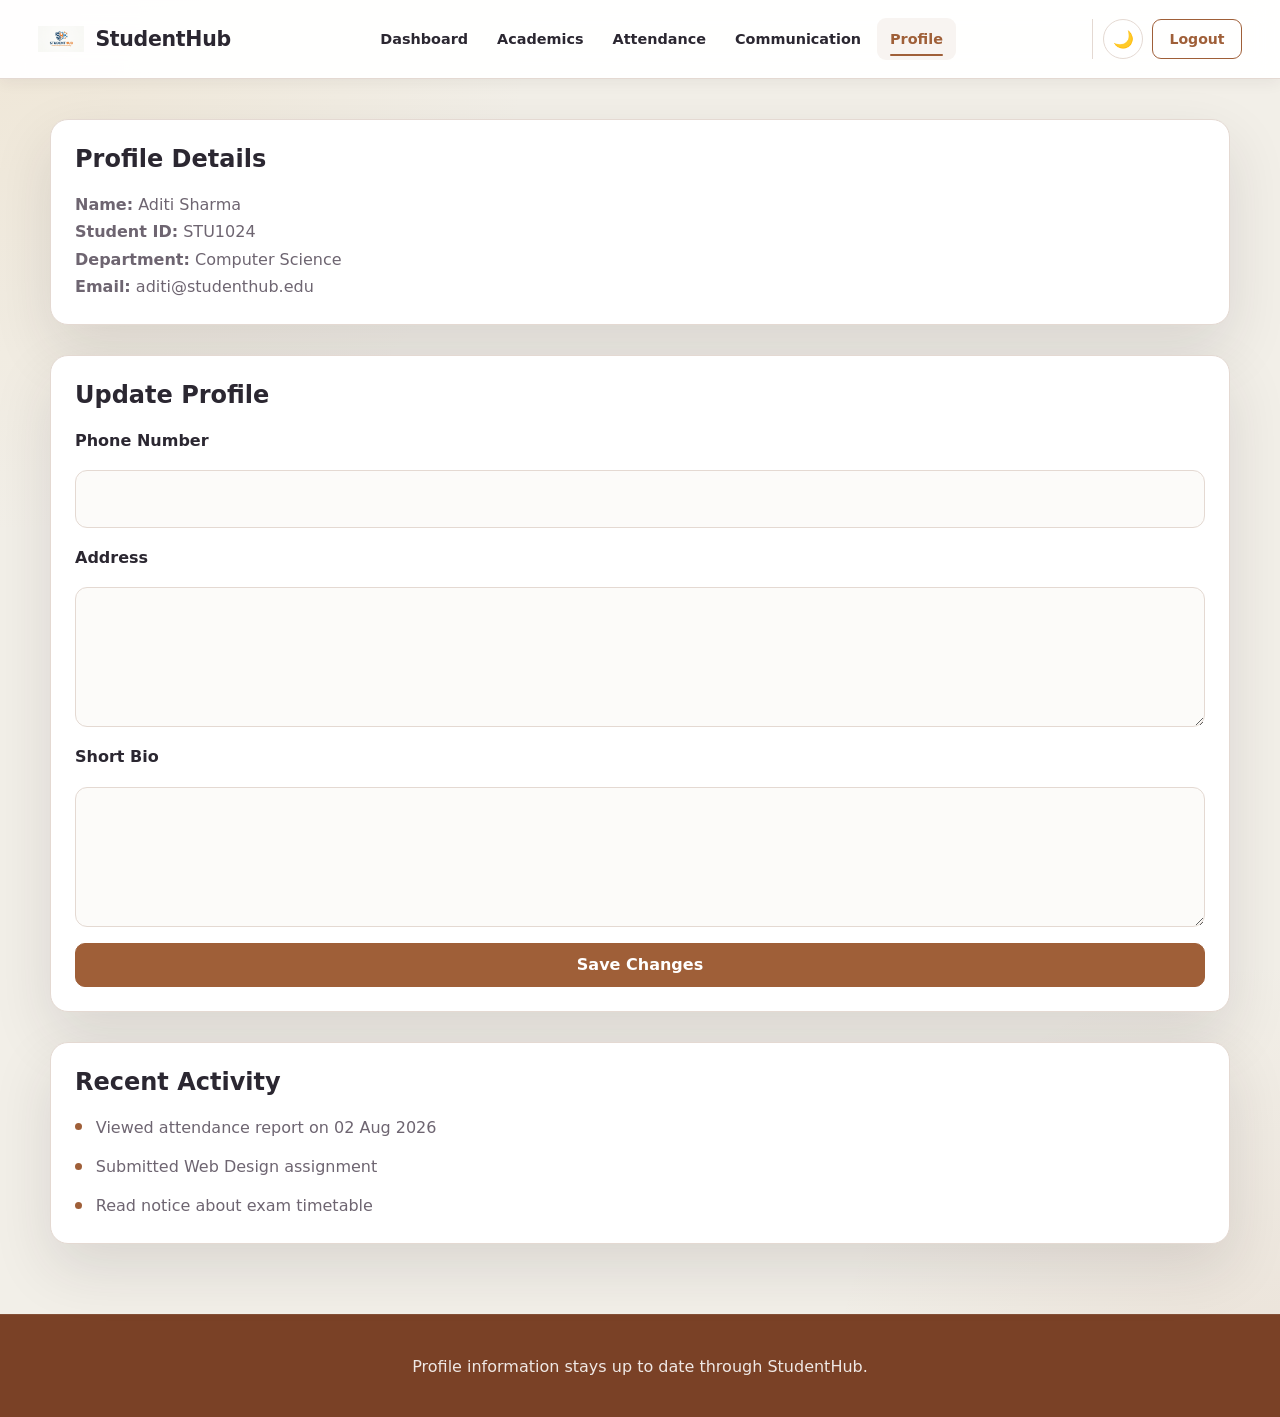
<file: pages/profile.html>
﻿<!DOCTYPE html>
<html lang="en">

<head>
    <meta charset="UTF-8">
    <meta name="viewport" content="width=device-width, initial-scale=1.0">
    <link rel="stylesheet" href="../css/style.css">
    <title>StudentHub | Profile</title>
</head>

<body>
    <header class="site-header">

        <div class="nav-container">

            <a href="student_dash.html" class="brand">

                <img src="../images/logo.png" alt="StudentHub Logo" class="brand-logo">

                <span class="brand-name">StudentHub</span>

            </a>


            <nav class="main-navigation" aria-label="User Navigation">

                <ul class="nav-list">

                    <li>
                        <a href="student_dash.html" class="nav-link">
                            Dashboard
                        </a>
                    </li>

                    <li>
                        <a href="academics.html" class="nav-link">
                            Academics
                        </a>
                    </li>

                    <li>
                        <a href="attendance.html" class="nav-link">
                            Attendance
                        </a>
                    </li>

                    <li>
                        <a href="communication.html" class="nav-link">
                            Communication
                        </a>
                    </li>

                    <li>
                        <a href="profile.html" class="nav-link active">
                            Profile
                        </a>
                    </li>

                </ul>

            </nav>


            <div class="nav-actions">

                <button type="button" id="theme-toggle" class="theme-toggle" aria-label="Switch to dark mode"
                    title="Switch to dark mode">
                    🌙
                </button>

                <a href="index.html" class="nav-login">
                    Logout
                </a>

            </div>


        </div>

    </header>

    <main>
        <section>
            <h2>Profile Details</h2>
            <p><strong>Name:</strong> Aditi Sharma</p>
            <p><strong>Student ID:</strong> STU1024</p>
            <p><strong>Department:</strong> Computer Science</p>
            <p><strong>Email:</strong> aditi@studenthub.edu</p>
        </section>

        <section>
            <h2>Update Profile</h2>
            <form action="#">
                <label for="phone">Phone Number</label>
                <input type="tel" id="phone" name="phone">

                <label for="address">Address</label>
                <textarea id="address" name="address" rows="3"></textarea>

                <label for="bio">Short Bio</label>
                <textarea id="bio" name="bio" rows="3"></textarea>

                <button type="submit">Save Changes</button>
            </form>
        </section>

        <section>
            <h2>Recent Activity</h2>
            <ul>
                <li>Viewed attendance report on 02 Aug 2026</li>
                <li>Submitted Web Design assignment</li>
                <li>Read notice about exam timetable</li>
            </ul>
        </section>
    </main>

    <footer>
        <p>Profile information stays up to date through StudentHub.</p>
    </footer>
    <script src="../js/script.js"></script>

</body>

</html>
</file>
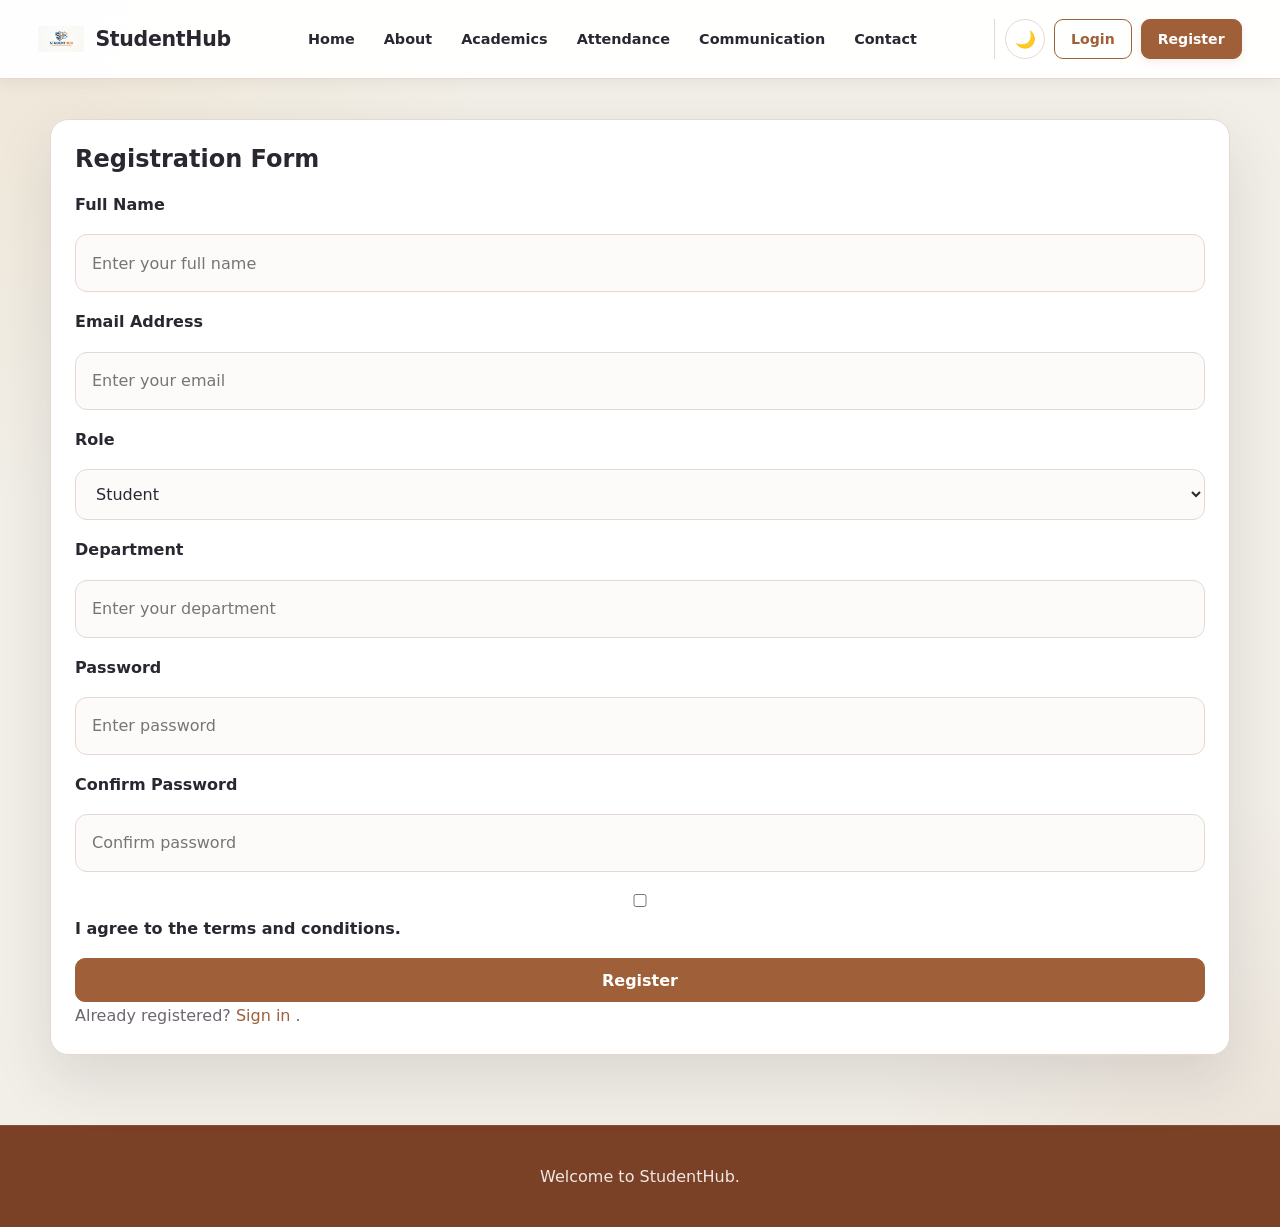
<file: pages/register.html>
﻿<!DOCTYPE html>
<html lang="en">

<head>
    <meta charset="UTF-8">
    <meta name="viewport" content="width=device-width, initial-scale=1.0">

    <link rel="stylesheet" href="../css/style.css">

    <title>StudentHub | Register</title>
</head>

<body>

    <!-- ================= HEADER ================= -->

    <header class="site-header">

        <div class="nav-container">

            <a href="index.html" class="brand">
                <img src="../images/logo.png"
                     alt="StudentHub Logo"
                     class="brand-logo">

                <span class="brand-name">
                    StudentHub
                </span>
            </a>


            <nav class="main-navigation"
                 aria-label="Main Navigation">

                <ul class="nav-list">

                    <li>
                        <a href="index.html"
                           class="nav-link">
                            Home
                        </a>
                    </li>

                    <li>
                        <a href="about.html"
                           class="nav-link">
                            About
                        </a>
                    </li>

                    <li>
                        <a href="academics.html"
                           class="nav-link">
                            Academics
                        </a>
                    </li>

                    <li>
                        <a href="attendance.html"
                           class="nav-link">
                            Attendance
                        </a>
                    </li>

                    <li>
                        <a href="communication.html"
                           class="nav-link">
                            Communication
                        </a>
                    </li>

                    <li>
                        <a href="contact.html"
                           class="nav-link">
                            Contact
                        </a>
                    </li>

                </ul>

            </nav>


            <div class="nav-actions">

                <button type="button"
                        id="theme-toggle"
                        class="theme-toggle"
                        aria-label="Switch to dark mode"
                        title="Switch to dark mode">

                    🌙

                </button>


                <a href="login.html"
                   class="nav-login">

                    Login

                </a>


                <a href="register.html"
                   class="nav-register">

                    Register

                </a>

            </div>

        </div>

    </header>


    <!-- ================= MAIN ================= -->

    <main>

        <section>

            <h2>
                Registration Form
            </h2>


            <!--
                PRACTICAL 7

                Form data will be sent to register.php
                using POST method.
            -->

            <form action="register.php"
                  method="POST">

                <!-- FULL NAME -->

                <label for="full-name">
                    Full Name
                </label>

                <input type="text"
                       id="full-name"
                       name="full-name"
                       placeholder="Enter your full name"
                       required>


                <!-- EMAIL -->

                <label for="email">
                    Email Address
                </label>

                <input type="email"
                       id="email"
                       name="email"
                       placeholder="Enter your email"
                       required>


                <!-- ROLE -->

                <label for="role">
                    Role
                </label>

                <select id="role"
                        name="role"
                        required>

                    <option value="student">
                        Student
                    </option>

                    <option value="teacher">
                        Teacher
                    </option>

                    <option value="admin">
                        Administrator
                    </option>

                </select>


                <!-- DEPARTMENT -->

                <label for="department">
                    Department
                </label>

                <input type="text"
                       id="department"
                       name="department"
                       placeholder="Enter your department"
                       required>


                <!-- PASSWORD -->

                <label for="password">
                    Password
                </label>

                <input type="password"
                       id="password"
                       name="password"
                       placeholder="Enter password"
                       minlength="8"
                       required>


                <!-- CONFIRM PASSWORD -->

                <label for="confirm-password">
                    Confirm Password
                </label>

                <input type="password"
                       id="confirm-password"
                       name="confirm-password"
                       placeholder="Confirm password"
                       minlength="8"
                       required>


                <!-- TERMS -->

                <label>

                    <input type="checkbox"
                           name="agree"
                           value="yes"
                           required>

                    I agree to the terms and conditions.

                </label>


                <!-- SUBMIT -->

                <button type="submit">
                    Register
                </button>

            </form>


            <p>

                Already registered?

                <a href="login.html">
                    Sign in
                </a>.

            </p>

        </section>

    </main>


    <!-- ================= FOOTER ================= -->

    <footer>

        <p>
            Welcome to StudentHub.
        </p>

    </footer>


    <!-- JAVASCRIPT -->

    <script src="../js/script.js"></script>

</body>

</html>
</file>
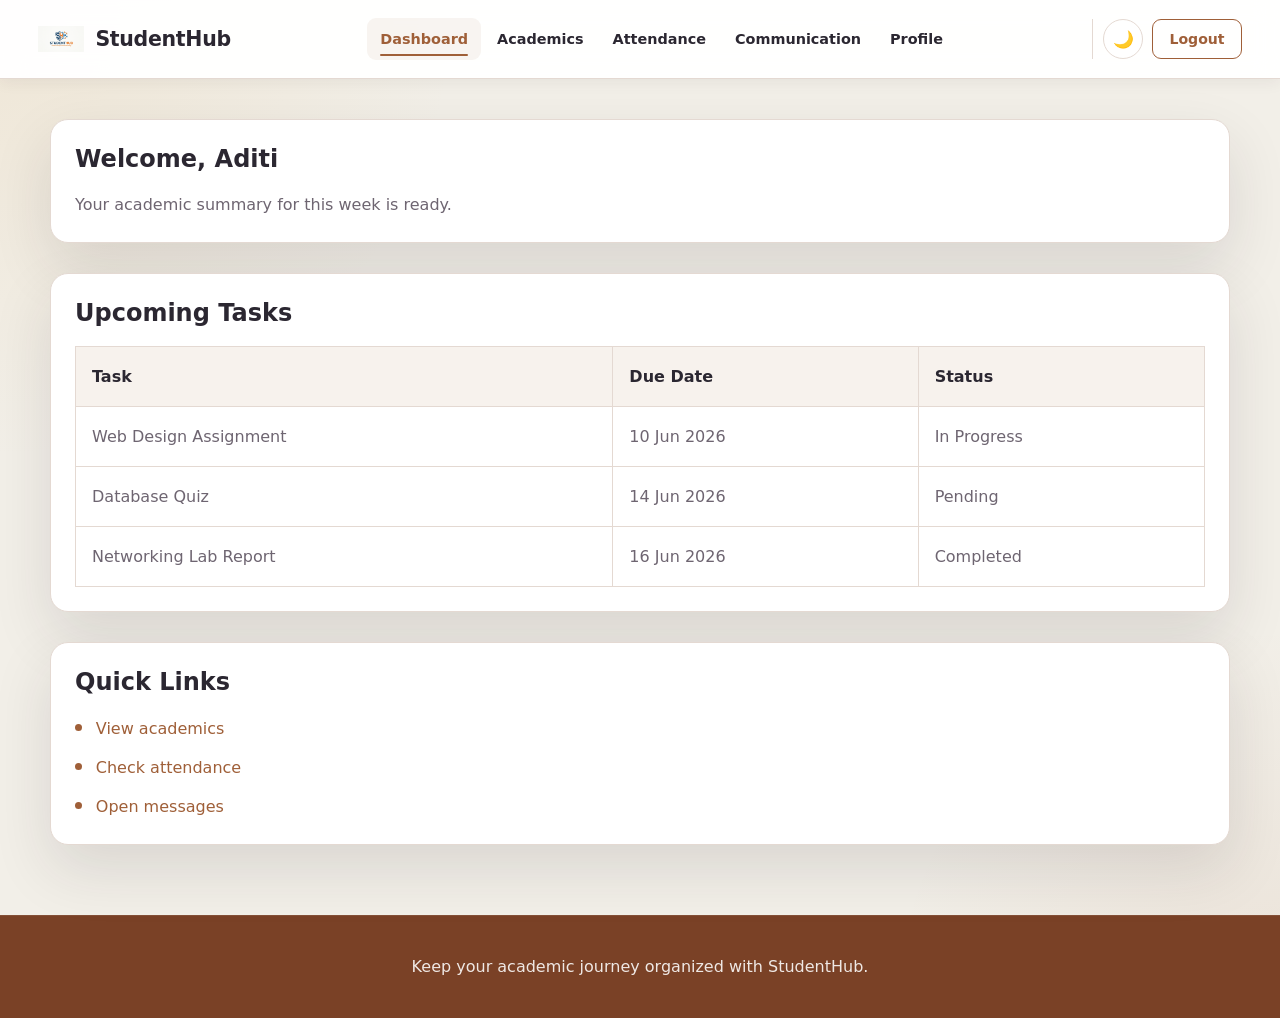
<file: pages/student_dash.html>
﻿<!DOCTYPE html>
<html lang="en">

<head>
    <meta charset="UTF-8">
    <meta name="viewport" content="width=device-width, initial-scale=1.0">
    <link rel="stylesheet" href="../css/style.css">
    <title>StudentHub | Student Dashboard</title>
</head>

<body>
    <header class="site-header">

        <div class="nav-container">

            <a href="student_dash.html" class="brand">

                <img src="../images/logo.png" alt="StudentHub Logo" class="brand-logo">

                <span class="brand-name">StudentHub</span>

            </a>


            <nav class="main-navigation" aria-label="Student Navigation">

                <ul class="nav-list">

                    <li>
                        <a href="student_dash.html" class="nav-link active">
                            Dashboard
                        </a>
                    </li>

                    <li>
                        <a href="academics.html" class="nav-link">
                            Academics
                        </a>
                    </li>

                    <li>
                        <a href="attendance.html" class="nav-link">
                            Attendance
                        </a>
                    </li>

                    <li>
                        <a href="communication.html" class="nav-link">
                            Communication
                        </a>
                    </li>

                    <li>
                        <a href="profile.html" class="nav-link">
                            Profile
                        </a>
                    </li>

                </ul>

            </nav>


            <div class="nav-actions">

                <button type="button" id="theme-toggle" class="theme-toggle" aria-label="Switch to dark mode"
                    title="Switch to dark mode">
                    🌙
                </button>

                <a href="index.html" class="nav-login">
                    Logout
                </a>

            </div>


        </div>

    </header>

    <main class="layout-sidebar">
        <section>
            <h2>Welcome, Aditi</h2>
            <p>Your academic summary for this week is ready.</p>
        </section>

        <section>
            <h2>Upcoming Tasks</h2>
            <table>
                <thead>
                    <tr>
                        <th>Task</th>
                        <th>Due Date</th>
                        <th>Status</th>
                    </tr>
                </thead>
                <tbody>
                    <tr>
                        <td>Web Design Assignment</td>
                        <td>10 Jun 2026</td>
                        <td>In Progress</td>
                    </tr>
                    <tr>
                        <td>Database Quiz</td>
                        <td>14 Jun 2026</td>
                        <td>Pending</td>
                    </tr>
                    <tr>
                        <td>Networking Lab Report</td>
                        <td>16 Jun 2026</td>
                        <td>Completed</td>
                    </tr>
                </tbody>
            </table>
        </section>

        <aside>
            <h2>Quick Links</h2>
            <ul>
                <li><a href="academics.html">View academics</a></li>
                <li><a href="attendance.html">Check attendance</a></li>
                <li><a href="communication.html">Open messages</a></li>
            </ul>
        </aside>
    </main>

    <footer>
        <p>Keep your academic journey organized with StudentHub.</p>
    </footer>

    <script src="../js/script.js"></script>

</body>

</html>
</file>
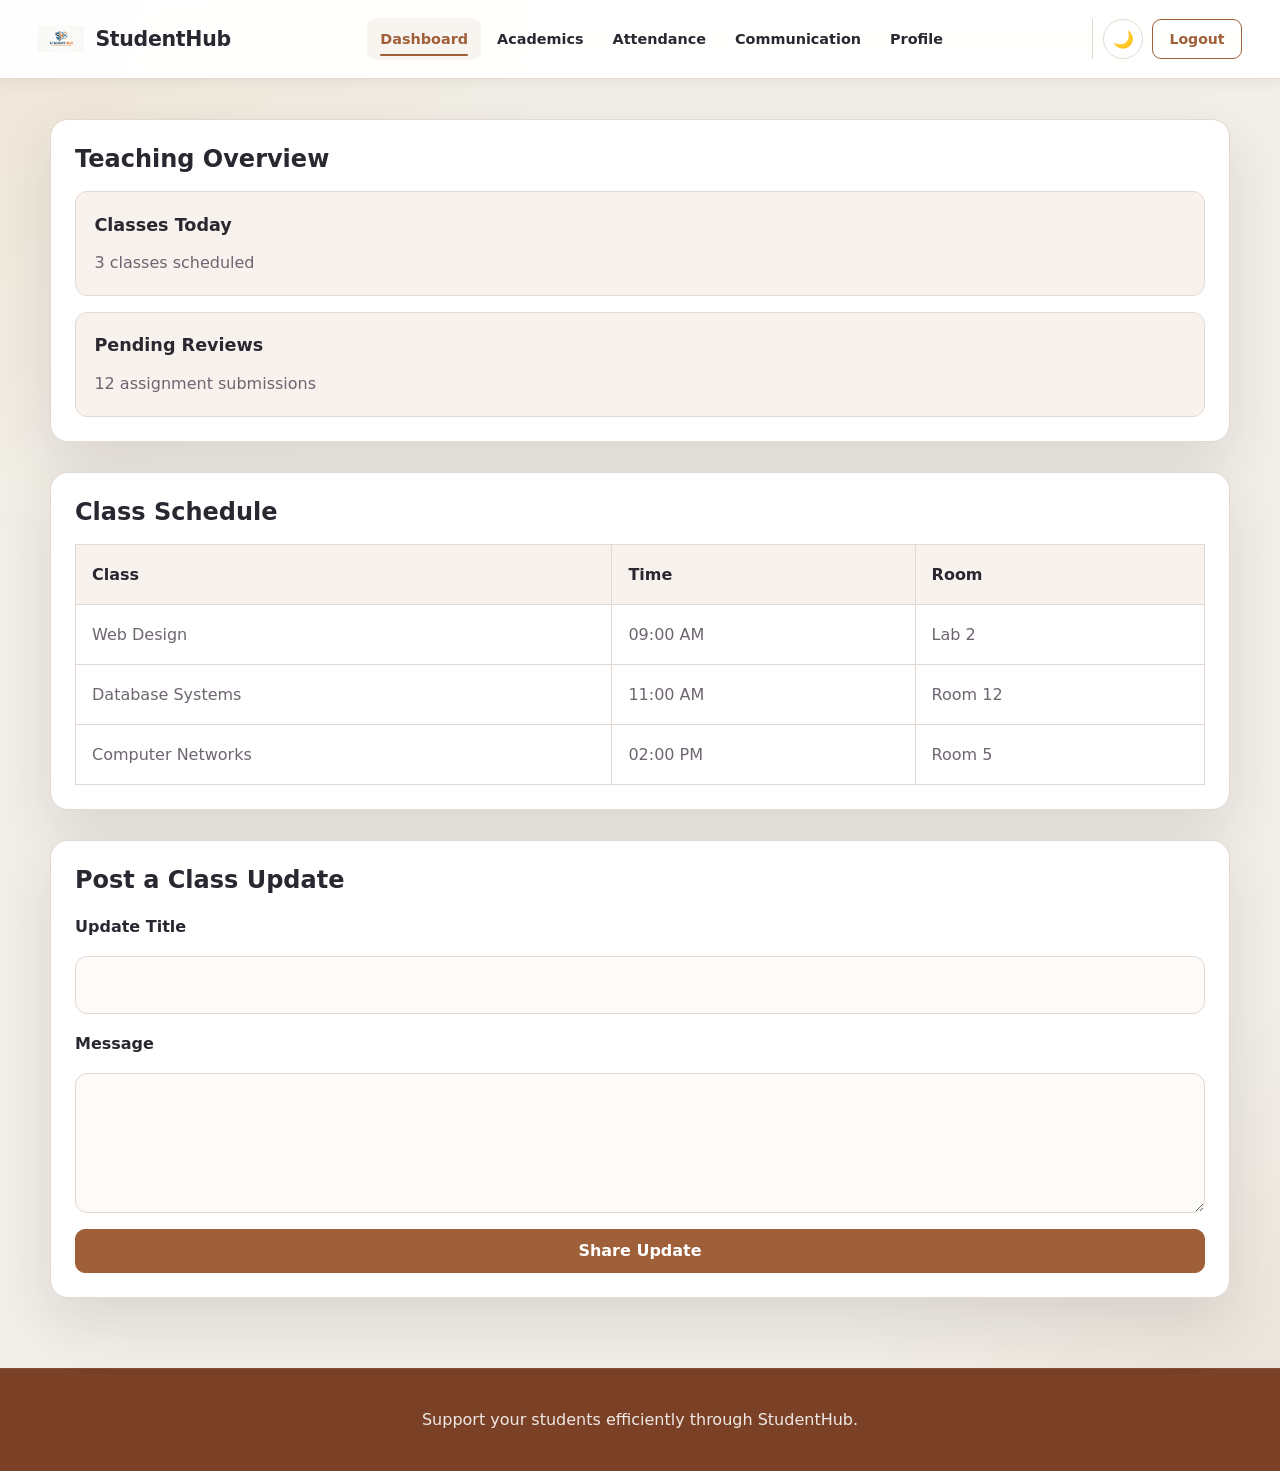
<file: pages/teacher_dash.html>
﻿<!DOCTYPE html>
<html lang="en">

<head>
    <meta charset="UTF-8">
    <meta name="viewport" content="width=device-width, initial-scale=1.0">
    <link rel="stylesheet" href="../css/style.css">
    <title>StudentHub | Teacher Dashboard</title>
</head>

<body>
    <header class="site-header">

        <div class="nav-container">

            <a href="teacher_dash.html" class="brand">

                <img src="../images/logo.png" alt="StudentHub Logo" class="brand-logo">

                <span class="brand-name">StudentHub</span>

            </a>


            <nav class="main-navigation" aria-label="Teacher Navigation">

                <ul class="nav-list">

                    <li>
                        <a href="teacher_dash.html" class="nav-link active">
                            Dashboard
                        </a>
                    </li>

                    <li>
                        <a href="academics.html" class="nav-link">
                            Academics
                        </a>
                    </li>

                    <li>
                        <a href="attendance.html" class="nav-link">
                            Attendance
                        </a>
                    </li>

                    <li>
                        <a href="communication.html" class="nav-link">
                            Communication
                        </a>
                    </li>

                    <li>
                        <a href="profile.html" class="nav-link">
                            Profile
                        </a>
                    </li>

                </ul>

            </nav>


            <div class="nav-actions">

                <button type="button" id="theme-toggle" class="theme-toggle" aria-label="Switch to dark mode"
                    title="Switch to dark mode">
                    🌙
                </button>

                <a href="index.html" class="nav-login">
                    Logout
                </a>

            </div>


        </div>

    </header>

    <main>
        <section>
            <h2>Teaching Overview</h2>
            <article>
                <h3>Classes Today</h3>
                <p>3 classes scheduled</p>
            </article>
            <article>
                <h3>Pending Reviews</h3>
                <p>12 assignment submissions</p>
            </article>
        </section>

        <section>
            <h2>Class Schedule</h2>
            <table>
                <thead>
                    <tr>
                        <th>Class</th>
                        <th>Time</th>
                        <th>Room</th>
                    </tr>
                </thead>
                <tbody>
                    <tr>
                        <td>Web Design</td>
                        <td>09:00 AM</td>
                        <td>Lab 2</td>
                    </tr>
                    <tr>
                        <td>Database Systems</td>
                        <td>11:00 AM</td>
                        <td>Room 12</td>
                    </tr>
                    <tr>
                        <td>Computer Networks</td>
                        <td>02:00 PM</td>
                        <td>Room 5</td>
                    </tr>
                </tbody>
            </table>
        </section>

        <section>
            <h2>Post a Class Update</h2>
            <form action="#">
                <label for="update-title">Update Title</label>
                <input type="text" id="update-title" name="update-title">

                <label for="update-message">Message</label>
                <textarea id="update-message" name="update-message" rows="4"></textarea>

                <button type="submit">Share Update</button>
            </form>
        </section>
    </main>

    <footer>
        <p>Support your students efficiently through StudentHub.</p>
    </footer>

    <script src="../js/script.js"></script>

</body>

</html>
</file>
<file: css/style.css>
/* =========================================================
   STUDENTHUB
   GLOBAL DESIGN SYSTEM
   ========================================================= */

:root {
    /* -------------------------
       Core Colors
       ------------------------- */
    
    color-scheme: light;

    
    --background: #f2efe8;
    --surface: #ffffff;
    --surface-soft: #f7f2ed;

    --text: #2b2731;
    --muted: #6e6571;

    --primary: #9f5f38;
    --primary-dark: #7a4126;

    --accent: #d6af6f;
    --accent-dark: #b15f29;

    --border: #e4d9d2;

    /* -------------------------
       Effects
       ------------------------- */

    --shadow-sm: 0 4px 14px rgba(45, 32, 43, 0.06);

    --shadow-md: 0 12px 30px rgba(45, 32, 43, 0.09);

    --shadow-lg: 0 24px 60px rgba(45, 32, 43, 0.12);

    /* -------------------------
       Layout
       ------------------------- */

    --container-width: 1380px;

    --content-width: 1180px;

    --radius-sm: 8px;
    --radius-md: 12px;
    --radius-lg: 18px;

    /* -------------------------
       Transitions
       ------------------------- */

    --transition-fast: 0.2s ease;

    --transition-normal: 0.25s ease;

    --transition-slow: 0.4s ease;
}


/* =========================================================
   GLOBAL RESET
   ========================================================= */

* {
    margin: 0;
    padding: 0;

    box-sizing: border-box;
}


html {
    scroll-behavior: smooth;
}


body {
    min-height: 100vh;

    font-family:
        Inter,
        system-ui,
        -apple-system,
        BlinkMacSystemFont,
        "Segoe UI",
        sans-serif;

    color: var(--text);

    background:
        radial-gradient(
            circle at top left,
            rgba(223, 184, 121, 0.16),
            transparent 28%
        ),
        radial-gradient(
            circle at bottom right,
            rgba(159, 95, 56, 0.09),
            transparent 24%
        ),
        var(--background);

    line-height: 1.7;
}


/* =========================================================
   GLOBAL ELEMENTS
   ========================================================= */

img,
video,
iframe {
    display: block;

    max-width: 100%;
}


a {
    color: var(--primary);

    text-decoration: none;
}


button,
input,
select,
textarea {
    font: inherit;
}


button {
    cursor: pointer;
}


/* =========================================================
   MAIN CONTENT CONTAINER
   ========================================================= */

main {
    width: min(94%, var(--content-width));

    margin: 0 auto;

    padding: 40px 0 70px;

    display: grid;

    gap: 30px;
}


/* =========================================================
   STUDENTHUB NAVIGATION
   ========================================================= */

.site-header {
    position: sticky;

    top: 0;

    z-index: 1000;

    width: 100%;

    background: rgba(255, 255, 255, 0.96);

    border-bottom: 1px solid var(--border);

    box-shadow: var(--shadow-sm);

    backdrop-filter: blur(12px);

    -webkit-backdrop-filter: blur(12px);
}


.nav-container {
    width: min(94%, var(--container-width));

    min-height: 78px;

    margin: 0 auto;

    display: flex;

    align-items: center;

    gap: 28px;
}


/* =========================================================
   BRAND
   ========================================================= */

.brand {
    display: inline-flex;

    align-items: center;

    gap: 11px;

    flex-shrink: 0;

    padding: 5px 0;

    color: var(--text);

    text-decoration: none;

    border-radius: var(--radius-sm);

    transition:
        opacity var(--transition-normal),
        transform var(--transition-normal);
}


.brand:hover {
    opacity: 0.88;

    transform: translateY(-1px);
}


.brand-logo {
    width: 46px;

    height: 46px;

    display: block;

    flex-shrink: 0;

    object-fit: contain;

    object-position: center;
}


.brand-name {
    color: var(--text);

    font-size: 1.28rem;

    font-weight: 750;

    line-height: 1;

    letter-spacing: -0.3px;

    white-space: nowrap;
}


/* =========================================================
   MAIN NAVIGATION
   ========================================================= */

.main-navigation {
    flex: 1;

    min-width: 0;

    display: flex;

    align-items: center;

    justify-content: center;
}


.nav-list {
    display: flex;

    align-items: center;

    justify-content: center;

    gap: 3px;

    margin: 0;

    padding: 0;

    list-style: none;
}


.nav-list li {
    margin: 0;

    padding: 0;
}


.nav-link {
    position: relative;

    display: inline-flex;

    align-items: center;

    justify-content: center;

    min-height: 42px;

    padding: 0 13px;

    color: var(--text);

    font-size: 0.9rem;

    font-weight: 550;

    line-height: 1;

    text-decoration: none;

    border-radius: 9px;

    white-space: nowrap;

    transition:
        color var(--transition-normal),
        background-color var(--transition-normal);
}


.nav-link:hover {
    color: var(--primary);

    background-color: rgba(159, 95, 56, 0.08);
}


.nav-link.active {
    color: var(--primary);

    font-weight: 650;

    background-color: rgba(159, 95, 56, 0.07);
}


.nav-link.active::after {
    content: "";

    position: absolute;

    left: 13px;

    right: 13px;

    bottom: 4px;

    height: 2px;

    border-radius: 999px;

    background-color: var(--primary);
}


/* =========================================================
   NAVIGATION ACTIONS
   ========================================================= */

.nav-actions {
    display: flex;

    align-items: center;

    justify-content: flex-end;

    gap: 9px;

    flex-shrink: 0;

    padding-left: 10px;

    border-left: 1px solid var(--border);
}


.nav-login,
.nav-register {
    min-height: 40px;

    display: inline-flex;

    align-items: center;

    justify-content: center;

    padding: 0 16px;

    border-radius: 9px;

    font-size: 0.88rem;

    font-weight: 600;

    line-height: 1;

    text-decoration: none;

    white-space: nowrap;

    transition:
        color var(--transition-normal),
        background-color var(--transition-normal),
        border-color var(--transition-normal),
        box-shadow var(--transition-normal),
        transform var(--transition-normal);
}


/* Login */

.nav-login {
    color: var(--primary);

    background-color: transparent;

    border: 1px solid var(--primary);
}


.nav-login:hover {
    color: #ffffff;

    background-color: var(--primary);

    transform: translateY(-1px);

    box-shadow:
        0 5px 14px rgba(159, 95, 56, 0.18);
}


/* Register */

.nav-register {
    color: #ffffff;

    background-color: var(--primary);

    border: 1px solid var(--primary);

    box-shadow:
        0 3px 8px rgba(159, 95, 56, 0.12);
}


.nav-register:hover {
    color: #ffffff;

    background-color: var(--primary-dark);

    border-color: var(--primary-dark);

    transform: translateY(-1px);

    box-shadow:
        0 6px 16px rgba(159, 95, 56, 0.22);
}


/* =========================================================
   HOME PAGE
   ========================================================= */

.hero-section {
    width: 100%;

    padding: 0 0 70px;

    background: var(--background);
}


/* =========================================================
   CAMPUS IMAGE SLIDER
   ========================================================= */

.campus-slider {
    position: relative;

    width: 100%;

    height: clamp(400px, 55vw, 680px);

    overflow: hidden;

    background: #dcd7cf;

    isolation: isolate;
}


.slider-track {
    position: relative;

    width: 100%;

    height: 100%;
}


.slide {
    position: absolute;

    inset: 0;

    width: 100%;

    height: 100%;

    opacity: 0;

    visibility: hidden;

    transition:
        opacity var(--transition-slow),
        visibility var(--transition-slow);
}


.slide.active {
    opacity: 1;

    visibility: visible;

    z-index: 1;
}


.campus-slide-image {
    width: 100%;

    height: 100%;

    display: block;

    object-fit: cover;

    object-position: center center;
}


/* =========================================================
   SLIDER OVERLAY
   ========================================================= */

.campus-slider::after {
    content: "";

    position: absolute;

    inset: 0;

    z-index: 2;

    pointer-events: none;

    background:
        linear-gradient(
            to bottom,
            rgba(0, 0, 0, 0.03),
            rgba(0, 0, 0, 0.08)
        );
}


/* =========================================================
   SLIDER BUTTONS
   ========================================================= */

.slider-button {
    position: absolute;

    top: 50%;

    z-index: 5;

    width: 48px;

    height: 48px;

    display: flex;

    align-items: center;

    justify-content: center;

    transform: translateY(-50%);

    border: 1px solid rgba(255, 255, 255, 0.55);

    border-radius: 50%;

    background: rgba(255, 255, 255, 0.82);

    color: var(--text);

    font-size: 1.4rem;

    line-height: 1;

    cursor: pointer;

    backdrop-filter: blur(6px);

    transition:
        background-color var(--transition-normal),
        color var(--transition-normal),
        transform var(--transition-normal),
        box-shadow var(--transition-normal);
}


.slider-button:hover {
    background: var(--primary);

    color: #ffffff;

    box-shadow:
        0 8px 20px rgba(0, 0, 0, 0.18);

    transform:
        translateY(-50%)
        scale(1.05);
}


.slider-prev {
    left: 28px;
}


.slider-next {
    right: 28px;
}


/* =========================================================
   SLIDER INDICATORS
   ========================================================= */

.slider-indicators {
    position: absolute;

    left: 50%;

    bottom: 24px;

    z-index: 5;

    display: flex;

    align-items: center;

    justify-content: center;

    gap: 8px;

    transform: translateX(-50%);
}


.slider-dot {
    width: 9px;

    height: 9px;

    padding: 0;

    border: 0;

    border-radius: 50%;

    background: rgba(255, 255, 255, 0.65);

    cursor: pointer;

    transition:
        width var(--transition-normal),
        background-color var(--transition-normal),
        transform var(--transition-normal);
}


.slider-dot:hover {
    transform: scale(1.15);
}


.slider-dot.active {
    width: 28px;

    border-radius: 999px;

    background: #ffffff;
}


/* =========================================================
   HERO CONTENT
   ========================================================= */

.hero-content {
    width: min(92%, 900px);

    margin: 0 auto;

    padding: 65px 20px 0;

    display: flex;

    flex-direction: column;

    align-items: center;

    justify-content: center;

    text-align: center;
}


.hero-label {
    display: inline-block;

    margin-bottom: 15px;

    color: var(--primary);

    font-size: 0.78rem;

    font-weight: 700;

    letter-spacing: 1.6px;

    text-transform: uppercase;
}


.hero-content h1 {
    margin: 0 0 18px;

    color: var(--text);

    font-size: clamp(2.2rem, 5vw, 4rem);

    font-weight: 750;

    line-height: 1.08;

    letter-spacing: -1.5px;
}


.hero-content h1 span {
    color: var(--primary);
}


.hero-content p {
    width: min(100%, 680px);

    margin: 0 auto 30px;

    color: var(--muted);

    font-size: 1rem;

    line-height: 1.75;
}


/* =========================================================
   STANDARD BUTTONS
   ========================================================= */

.hero-buttons {
    display: flex;

    align-items: center;

    justify-content: center;

    gap: 12px;

    flex-wrap: wrap;
}


.btn {
    min-height: 46px;

    display: inline-flex;

    align-items: center;

    justify-content: center;

    padding: 0 23px;

    border-radius: 10px;

    font-size: 0.92rem;

    font-weight: 600;

    text-decoration: none;

    transition:
        transform var(--transition-normal),
        box-shadow var(--transition-normal),
        background-color var(--transition-normal),
        color var(--transition-normal);
}


.btn-primary {
    color: #ffffff;

    background: var(--primary);

    border: 1px solid var(--primary);
}


.btn-primary:hover {
    color: #ffffff;

    background: var(--primary-dark);

    box-shadow:
        0 8px 20px rgba(159, 95, 56, 0.18);

    transform: translateY(-2px);
}


.btn-secondary {
    color: var(--text);

    background: var(--surface);

    border: 1px solid var(--border);
}


.btn-secondary:hover {
    color: var(--primary);

    border-color: var(--primary);

    transform: translateY(-2px);
}


/* =========================================================
   CONTENT SECTIONS
   ========================================================= */

section,
aside {
    background-color: var(--surface);

    border: 1px solid var(--border);

    border-radius: var(--radius-lg);

    padding: 1.5rem;

    box-shadow: var(--shadow-lg);

    min-width: 0;
}


section h2,
aside h2 {
    margin-bottom: 1rem;

    color: var(--text);

    font-size: 1.5rem;

    line-height: 1.3;
}


section p,
article p,
aside p,
footer p {
    color: var(--muted);
}


/* =========================================================
   ARTICLES / FEATURE CARDS
   ========================================================= */

section article {
    background: var(--surface-soft);

    border: 1px solid var(--border);

    border-radius: var(--radius-md);

    padding: 1.15rem;

    margin-bottom: 1rem;

    transition:
        transform var(--transition-normal),
        box-shadow var(--transition-normal);
}


section article:hover {
    transform: translateY(-2px);

    box-shadow: var(--shadow-sm);
}


section article:last-child {
    margin-bottom: 0;
}


section article h3 {
    margin-bottom: 0.55rem;

    color: var(--text);

    font-size: 1.1rem;
}


/* =========================================================
   FEATURE GRID
   ========================================================= */

.feature-grid {
    display: grid;

    gap: 1rem;

    grid-template-columns:
        repeat(
            auto-fit,
            minmax(210px, 1fr)
        );

    align-items: start;
}


.feature-card {
    background: var(--surface);

    border: 1px solid var(--border);

    border-radius: var(--radius-md);

    padding: 1.25rem;

    box-shadow: var(--shadow-sm);

    transition:
        transform var(--transition-normal),
        box-shadow var(--transition-normal);
}


.feature-card:hover {
    transform: translateY(-3px);

    box-shadow: var(--shadow-md);
}


.feature-card h3 {
    margin-bottom: 0.8rem;

    color: var(--text);

    font-size: 1.1rem;
}


/* =========================================================
   LISTS
   ========================================================= */

section ul,
aside ul {
    list-style: none;

    padding-left: 0;

    display: grid;

    gap: 0.75rem;
}


section li,
aside li {
    position: relative;

    padding-left: 1.3rem;

    color: var(--muted);
}


section li::before,
aside li::before {
    content: "";

    position: absolute;

    left: 0;

    top: 0.6rem;

    width: 7px;

    height: 7px;

    border-radius: 50%;

    background: var(--primary);
}


/* =========================================================
   TABLES
   ========================================================= */

table {
    width: 100%;

    border-collapse: collapse;

    background: var(--surface);

    border: 1px solid var(--border);
}


thead {
    background: var(--surface-soft);
}


th,
td {
    padding: 1rem;

    text-align: left;

    border: 1px solid var(--border);
}


th {
    color: var(--text);

    font-weight: 700;
}


td {
    color: var(--muted);
}


tbody tr {
    transition: background-color var(--transition-fast);
}


tbody tr:hover {
    background: var(--surface-soft);
}


/* =========================================================
   FORMS
   ========================================================= */

form {
    display: grid;

    gap: 1rem;
}


label {
    color: var(--text);

    font-weight: 650;
}


input,
select,
textarea {
    width: 100%;

    padding: 0.9rem 1rem;

    color: var(--text);

    background: #fcfbf9;

    border: 1px solid var(--border);

    border-radius: var(--radius-md);

    transition:
        border-color var(--transition-normal),
        box-shadow var(--transition-normal),
        background-color var(--transition-normal);
}


input:focus,
select:focus,
textarea:focus {
    outline: none;

    background: var(--surface);

    border-color: var(--primary);

    box-shadow:
        0 0 0 4px rgba(159, 95, 56, 0.10);
}


textarea {
    min-height: 140px;

    resize: vertical;
}


/* =========================================================
   STANDARD BUTTON
   ========================================================= */

button {
    display: inline-flex;

    align-items: center;

    justify-content: center;

    min-height: 44px;

    padding: 0 1.4rem;

    border: 1px solid var(--primary);

    border-radius: 10px;

    background: var(--primary);

    color: #ffffff;

    cursor: pointer;

    font-weight: 600;

    transition:
        transform var(--transition-fast),
        background-color var(--transition-fast),
        box-shadow var(--transition-fast);
}


button:hover,
button:focus-visible {
    background: var(--primary-dark);

    border-color: var(--primary-dark);

    transform: translateY(-1px);

    box-shadow:
        0 5px 14px rgba(159, 95, 56, 0.16);
}


/* =========================================================
   FOOTER
   ========================================================= */

footer {
    width: 100%;

    padding: 30px 20px;

    text-align: center;

    color: #ffffff;

    background: var(--primary-dark);

    border-top: 1px solid rgba(255, 255, 255, 0.08);
}


footer p {
    margin: 0.45rem 0;

    color: rgba(255, 255, 255, 0.88);
}


footer ul {
    list-style: none;

    padding: 0;

    margin: 0.85rem 0 1.2rem;

    display: flex;

    flex-wrap: wrap;

    justify-content: center;

    gap: 0.85rem;
}


footer a {
    color: rgba(255, 255, 255, 0.92);

    transition: color var(--transition-fast);
}


footer a:hover {
    color: #ffffff;
}


/* =========================================================
   TABLET
   ========================================================= */

@media (max-width: 1150px) {

    .nav-container {
        gap: 18px;
    }

    .nav-list {
        gap: 0;
    }

    .nav-link {
        padding-left: 10px;

        padding-right: 10px;

        font-size: 0.85rem;
    }

    .nav-actions {
        padding-left: 8px;

        gap: 7px;
    }

    .nav-login,
    .nav-register {
        padding-left: 13px;

        padding-right: 13px;

        font-size: 0.84rem;
    }
}


/* =========================================================
   SMALL TABLET
   ========================================================= */

@media (max-width: 950px) {

    .nav-container {
        min-height: auto;

        padding-top: 13px;

        padding-bottom: 13px;

        flex-wrap: wrap;
    }

    .brand {
        margin-right: auto;
    }

    .main-navigation {
        order: 3;

        width: 100%;

        flex-basis: 100%;

        justify-content: flex-start;

        overflow-x: auto;

        scrollbar-width: none;
    }

    .main-navigation::-webkit-scrollbar {
        display: none;
    }

    .nav-list {
        width: max-content;

        justify-content: flex-start;

        padding-bottom: 2px;
    }

    .nav-actions {
        border-left: none;

        padding-left: 0;
    }

    .campus-slider {
        height: 52vw;

        min-height: 350px;

        max-height: 520px;
    }

    .slider-button {
        width: 44px;

        height: 44px;

        font-size: 1.2rem;
    }

    .slider-prev {
        left: 18px;
    }

    .slider-next {
        right: 18px;
    }

    .hero-content {
        padding-top: 50px;
    }
}


/* =========================================================
   MOBILE
   ========================================================= */

@media (max-width: 600px) {

    main {
        width: 92%;

        padding-top: 25px;

        padding-bottom: 50px;
    }


    /* Navigation */

    .nav-container {
        width: 92%;

        padding-top: 11px;

        padding-bottom: 11px;

        gap: 12px;
    }

    .brand-logo {
        width: 40px;

        height: 40px;
    }

    .brand-name {
        font-size: 1.1rem;
    }

    .nav-actions {
        gap: 6px;
    }

    .nav-login,
    .nav-register {
        min-height: 37px;

        padding-left: 11px;

        padding-right: 11px;

        font-size: 0.79rem;
    }

    .main-navigation {
        margin-top: 2px;
    }

    .nav-list {
        gap: 2px;
    }

    .nav-link {
        min-height: 38px;

        padding-left: 10px;

        padding-right: 10px;

        font-size: 0.81rem;
    }

    .nav-link.active::after {
        left: 10px;

        right: 10px;

        bottom: 3px;
    }


    /* Campus slider */

    .campus-slider {
        height: 62vw;

        min-height: 260px;

        max-height: 400px;
    }

    .campus-slide-image {
        object-position: center center;
    }

    .slider-button {
        width: 38px;

        height: 38px;

        font-size: 1rem;
    }

    .slider-prev {
        left: 12px;
    }

    .slider-next {
        right: 12px;
    }

    .slider-indicators {
        bottom: 15px;
    }

    .slider-dot {
        width: 7px;

        height: 7px;
    }

    .slider-dot.active {
        width: 22px;
    }


    /* Hero */

    .hero-content {
        width: 90%;

        padding: 42px 0 0;
    }

    .hero-content h1 {
        font-size: 2.2rem;

        letter-spacing: -0.8px;
    }

    .hero-content p {
        font-size: 0.94rem;

        line-height: 1.65;
    }

    .hero-buttons {
        width: 100%;

        flex-direction: column;
    }

    .btn {
        width: 100%;
    }


    /* Sections */

    section,
    aside {
        padding: 1.2rem;

        border-radius: var(--radius-md);
    }


    /* Tables */

    table {
        display: block;

        overflow-x: auto;
    }


    /* Footer */

    footer {
        padding: 25px 15px;
    }
}


/* =========================================================
   VERY SMALL MOBILE
   ========================================================= */

@media (max-width: 400px) {

    .brand-name {
        font-size: 1rem;
    }

    .brand-logo {
        width: 36px;

        height: 36px;
    }

    .nav-login,
    .nav-register {
        padding-left: 9px;

        padding-right: 9px;

        font-size: 0.75rem;
    }

    .nav-link {
        padding-left: 8px;

        padding-right: 8px;

        font-size: 0.78rem;
    }
}


/* =========================================================
   ACCESSIBILITY
   ========================================================= */

:focus-visible {
    outline: 3px solid rgba(214, 175, 111, 0.55);

    outline-offset: 3px;
}


/* =========================================================
   REDUCED MOTION
   ========================================================= */

@media (prefers-reduced-motion: reduce) {

    html {
        scroll-behavior: auto;
    }

    *,
    *::before,
    *::after {
        transition-duration: 0.01ms !important;

        animation-duration: 0.01ms !important;

        animation-iteration-count: 1 !important;
    }
}


/* =========================================================
   DARK MODE
   ========================================================= */

:root[data-theme="dark"] {

    --background: #151311;

    --surface: #211e1b;

    --surface-soft: #292521;

    --text: #f3eee8;

    --muted: #bdb3aa;

    --primary: #d08a5b;

    --primary-dark: #a9653e;

    --accent: #d6af6f;

    --accent-dark: #d07a3e;

    --border: #3b342e;

    --shadow-sm:
        0 4px 14px rgba(0, 0, 0, 0.22);

    --shadow-md:
        0 12px 30px rgba(0, 0, 0, 0.30);

    --shadow-lg:
        0 24px 60px rgba(0, 0, 0, 0.38);
}


/* Dark mode body */

:root[data-theme="dark"] body {

    color-scheme: dark;

    background:
        radial-gradient(
            circle at top left,
            rgba(214, 175, 111, 0.08),
            transparent 28%
        ),
        radial-gradient(
            circle at bottom right,
            rgba(159, 95, 56, 0.12),
            transparent 24%
        ),
        var(--background);
}


/* Dark header */

:root[data-theme="dark"] .site-header {

    background: rgba(25, 22, 20, 0.96);

}


/* Dark hero */

:root[data-theme="dark"] .hero-section {

    background: var(--background);

}


/* Dark slider */

:root[data-theme="dark"] .campus-slider {

    background: #24211e;

}


/* Dark secondary button */

:root[data-theme="dark"] .btn-secondary {

    color: var(--text);

    background: var(--surface);

}


/* Dark form fields */

:root[data-theme="dark"] input,
:root[data-theme="dark"] select,
:root[data-theme="dark"] textarea {

    color: var(--text);

    background: #1b1917;

}


/* =========================================================
   DARK MODE TOGGLE
   ========================================================= */

.theme-toggle {

    width: 40px;

    height: 40px;

    min-height: 40px;

    padding: 0;

    display: inline-flex;

    align-items: center;

    justify-content: center;

    flex-shrink: 0;

    color: var(--text);

    background: var(--surface);

    border: 1px solid var(--border);

    border-radius: 50%;

    font-size: 1.05rem;

    line-height: 1;

    box-shadow: none;

    transition:
        background-color var(--transition-normal),
        color var(--transition-normal),
        border-color var(--transition-normal),
        transform var(--transition-normal);
}


.theme-toggle:hover {

    color: var(--primary);

    background: var(--surface-soft);

    border-color: var(--primary);

    box-shadow: none;

    transform: rotate(10deg) scale(1.05);

}


/* =========================================================
   HEADING CHANGE BUTTON
   ========================================================= */

.btn-heading-change {

    color: var(--text);

    background: var(--surface);

    border: 1px solid var(--border);

}


.btn-heading-change:hover {

    color: var(--primary);

    background: var(--surface-soft);

    border-color: var(--primary);

}


/* =========================================================
   FAQ SECTION
   ========================================================= */

.faq-section {

    width: 100%;

}


.faq-intro {

    margin-bottom: 1.5rem;

    color: var(--muted);

}


/* FAQ list */

.faq-list {

    display: grid;

    gap: 12px;

}


/* FAQ item */

.faq-item {

    margin: 0;

    padding: 0 !important;

    overflow: hidden;

    background: var(--surface-soft) !important;

    border: 1px solid var(--border) !important;

    border-radius: var(--radius-md);

    box-shadow: none !important;

    transition:
        border-color var(--transition-normal),
        background-color var(--transition-normal),
        box-shadow var(--transition-normal);

}


.faq-item:hover {

    transform: none !important;

    box-shadow: none !important;

}


/* FAQ question button */

.faq-question {

    width: 100%;

    min-height: 62px;

    padding: 1rem 1.2rem;

    display: flex;

    align-items: center;

    justify-content: space-between;

    gap: 20px;

    color: var(--text);

    background: transparent;

    border: 0;

    border-radius: 0;

    text-align: left;

    font-weight: 650;

    box-shadow: none;

    transform: none;

    transition:
        color var(--transition-normal),
        background-color var(--transition-normal);

}


.faq-question:hover,
.faq-question:focus-visible {

    color: var(--primary);

    background: rgba(159, 95, 56, 0.07);

    border: 0;

    box-shadow: none;

    transform: none;

}


/* FAQ icon */

.faq-icon {

    width: 30px;

    height: 30px;

    display: inline-flex;

    align-items: center;

    justify-content: center;

    flex-shrink: 0;

    color: var(--primary);

    font-size: 1.35rem;

    font-weight: 400;

    line-height: 1;

    transition:
        transform var(--transition-normal);

}


/* FAQ answer */

.faq-answer {

    display: grid;

    grid-template-rows: 0fr;

    transition:
        grid-template-rows var(--transition-slow);

}


.faq-answer p {

    min-height: 0;

    overflow: hidden;

    margin: 0;

    padding: 0 1.2rem;

    color: var(--muted);

    line-height: 1.7;

}


/* Open FAQ */

.faq-item.open {

    border-color: rgba(159, 95, 56, 0.45) !important;

}


.faq-item.open .faq-answer {

    grid-template-rows: 1fr;

}


.faq-item.open .faq-answer p {

    padding-top: 0;

    padding-bottom: 1.2rem;

}


.faq-item.open .faq-icon {

    transform: rotate(180deg);

}


/* =========================================================
   DARK FAQ
   ========================================================= */

:root[data-theme="dark"] .faq-question:hover,
:root[data-theme="dark"] .faq-question:focus-visible {

    background: rgba(208, 138, 91, 0.08);

}


/* =========================================================
   FAQ MOBILE
   ========================================================= */

@media (max-width: 600px) {

    .faq-question {

        min-height: 58px;

        padding:
            0.9rem 1rem;

        gap: 12px;

        font-size: 0.94rem;

    }


    .faq-answer p {

        padding-left: 1rem;

        padding-right: 1rem;

        font-size: 0.92rem;

    }


    .theme-toggle {

        width: 37px;

        height: 37px;

        min-height: 37px;

    }

}
</file>
